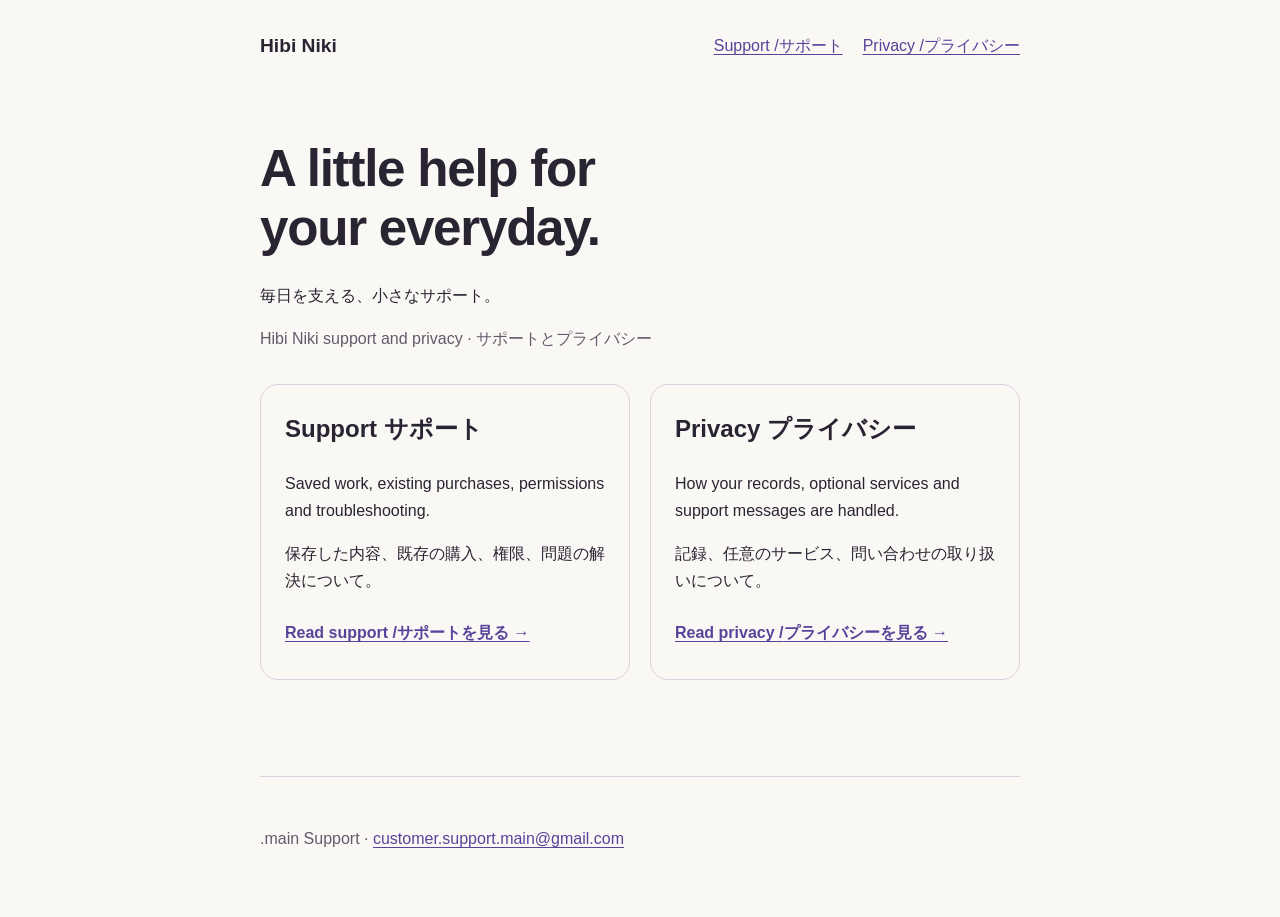
<file: docs/index.html>
<!doctype html>
<html lang="en"><head><meta charset="utf-8"><meta name="viewport" content="width=device-width,initial-scale=1"><meta name="robots" content="noindex,nofollow"><meta name="referrer" content="no-referrer"><meta http-equiv="Content-Security-Policy" content="default-src 'none'; style-src 'self'; img-src 'self'; base-uri 'none'; form-action 'none'"><title>Support &amp; privacy · Hibi Niki</title><link rel="stylesheet" href="style.css"><link rel="icon" href="favicon.svg" type="image/svg+xml"></head><body><a class="skip" href="#main">Skip to content / <span lang="ja">本文へ</span></a><header><a class="brand" href="index.html">Hibi Niki</a><nav aria-label="Main navigation"><a href="support.html">Support / <span lang="ja">サポート</span></a><a href="privacy.html">Privacy / <span lang="ja">プライバシー</span></a></nav></header><main id="main"><h1>A little help for<br>your everyday.</h1><p lang="ja">毎日を支える、小さなサポート。</p><p class="meta">Hibi Niki support and privacy · <span lang="ja">サポートとプライバシー</span></p><div class="cards"><section class="card"><h2>Support <span lang="ja">サポート</span></h2><p>Saved work, existing purchases, permissions and troubleshooting.</p><p lang="ja">保存した内容、既存の購入、権限、問題の解決について。</p><a href="support.html">Read support / <span lang="ja">サポートを見る →</span></a></section><section class="card"><h2>Privacy <span lang="ja">プライバシー</span></h2><p>How your records, optional services and support messages are handled.</p><p lang="ja">記録、任意のサービス、問い合わせの取り扱いについて。</p><a href="privacy.html">Read privacy / <span lang="ja">プライバシーを見る →</span></a></section></div></main><footer><p>.main Support · <a href="mailto:customer.support.main@gmail.com">customer.support.main@gmail.com</a></p></footer></body></html>
</file>
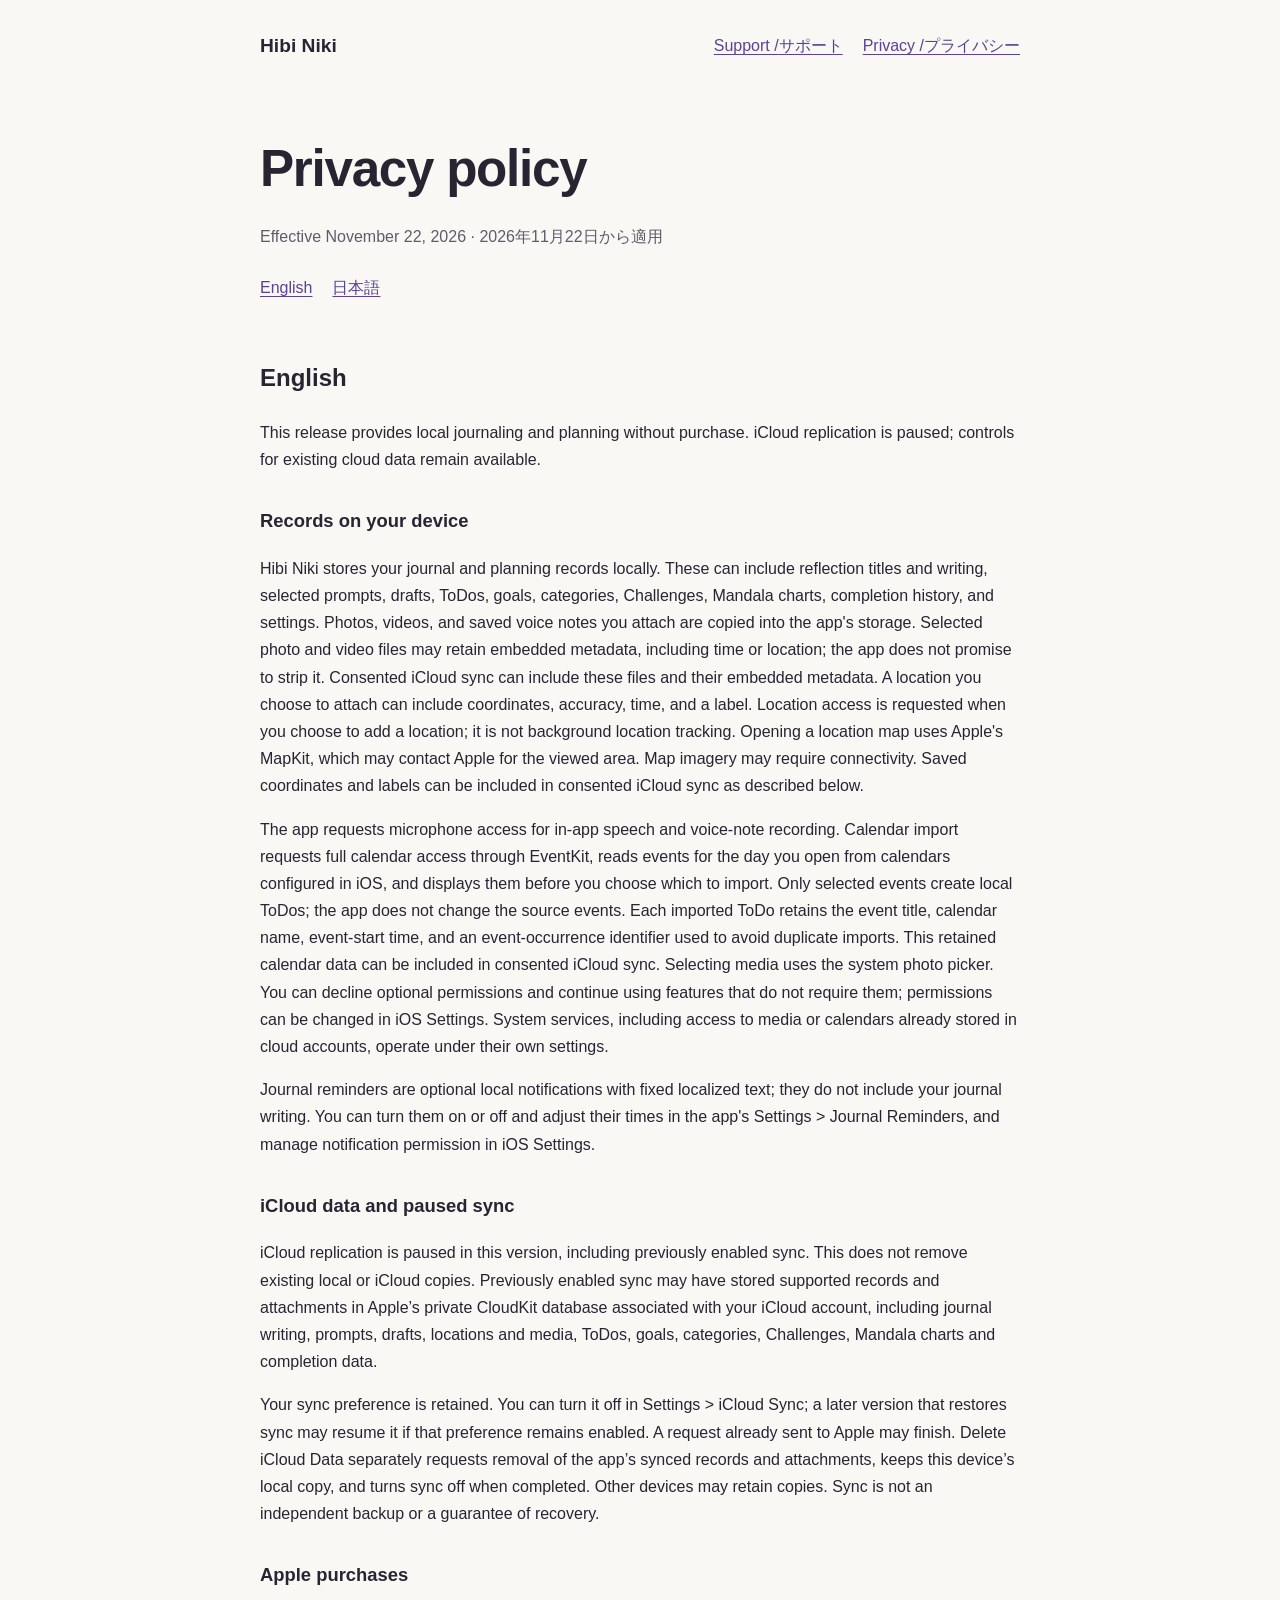
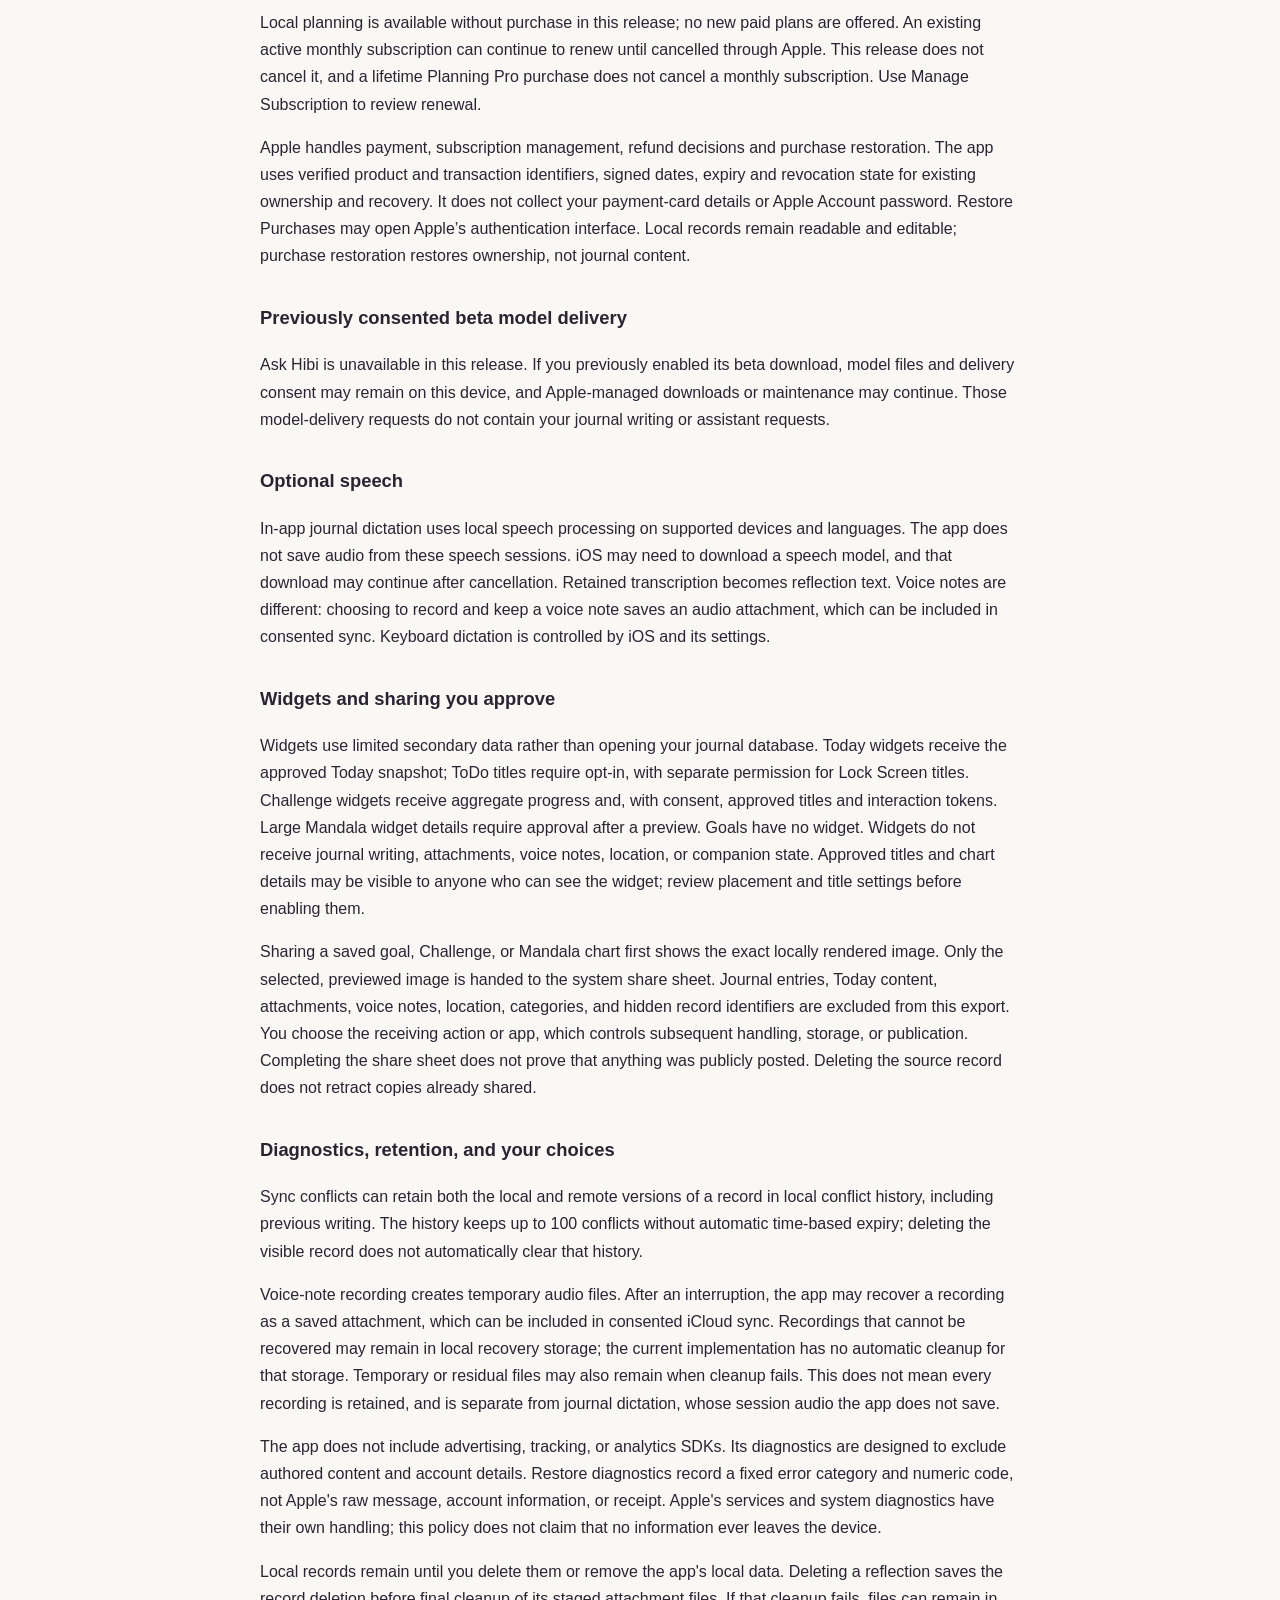
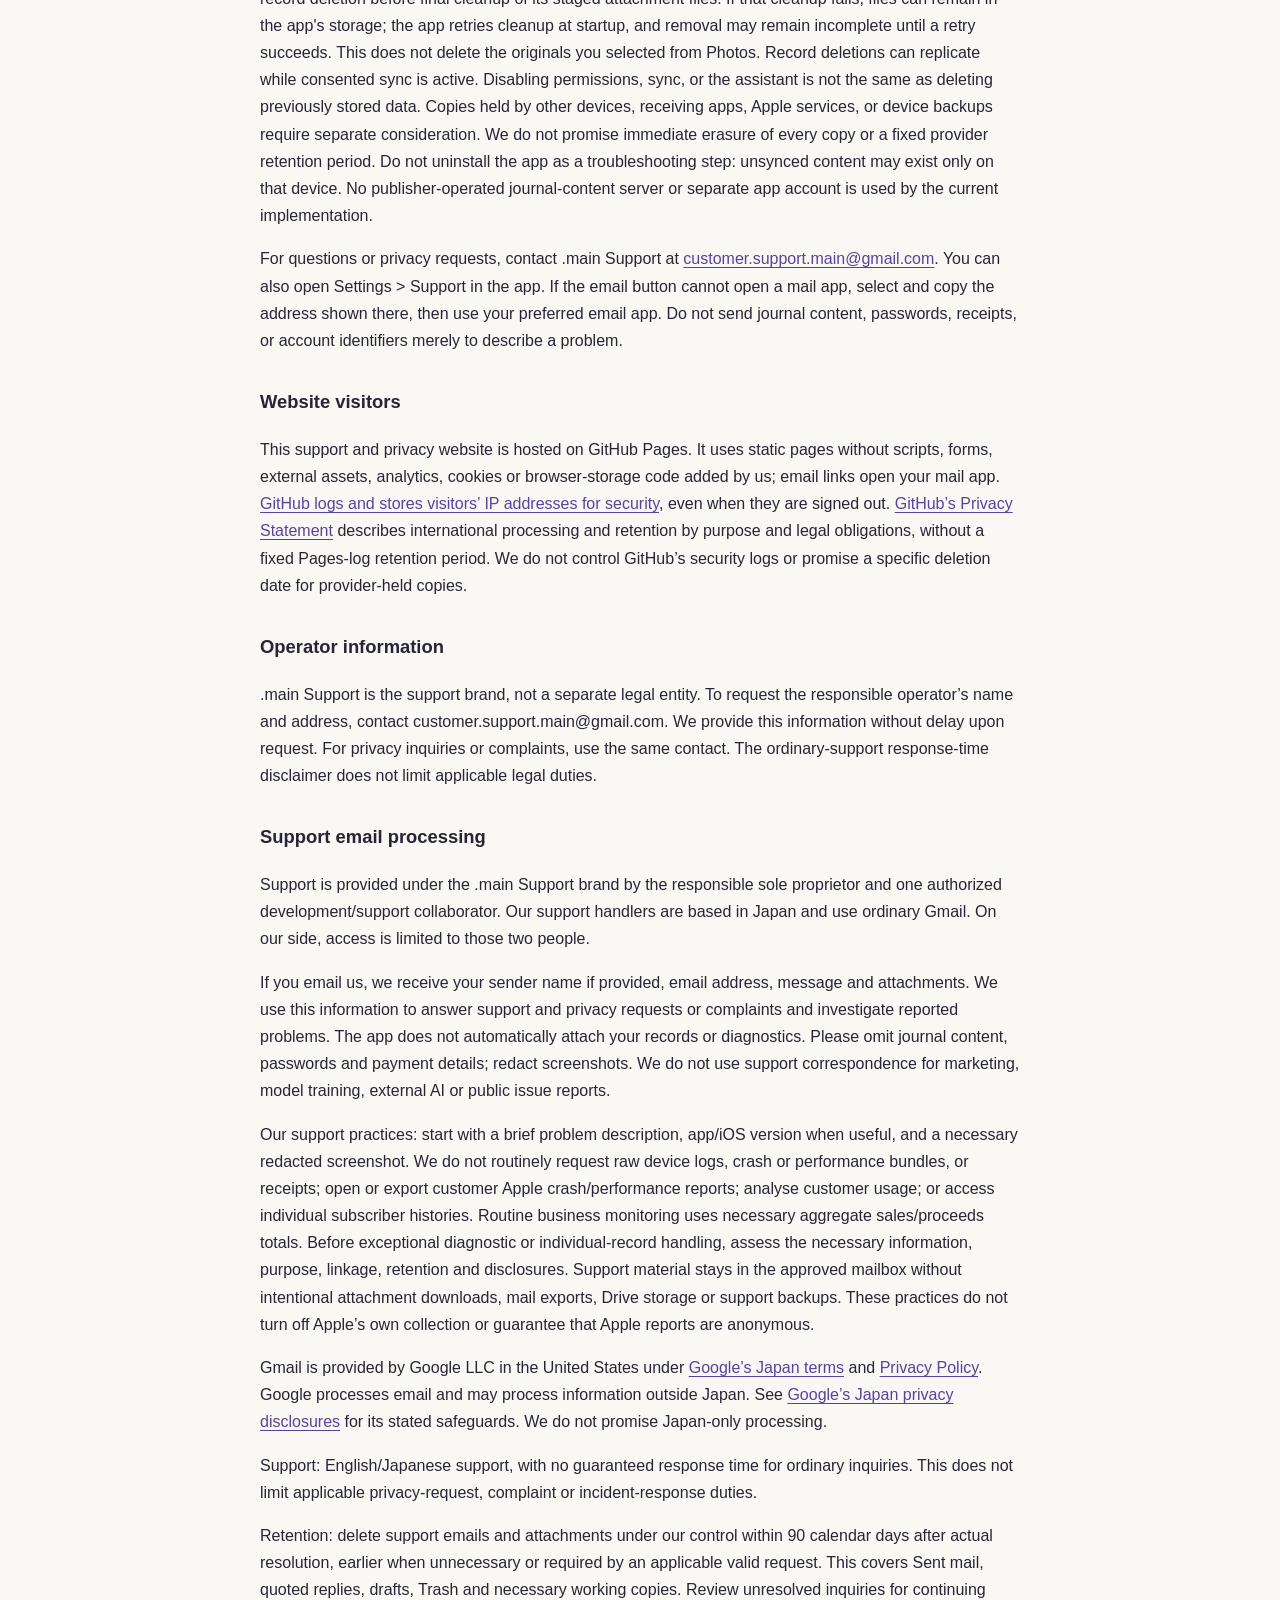
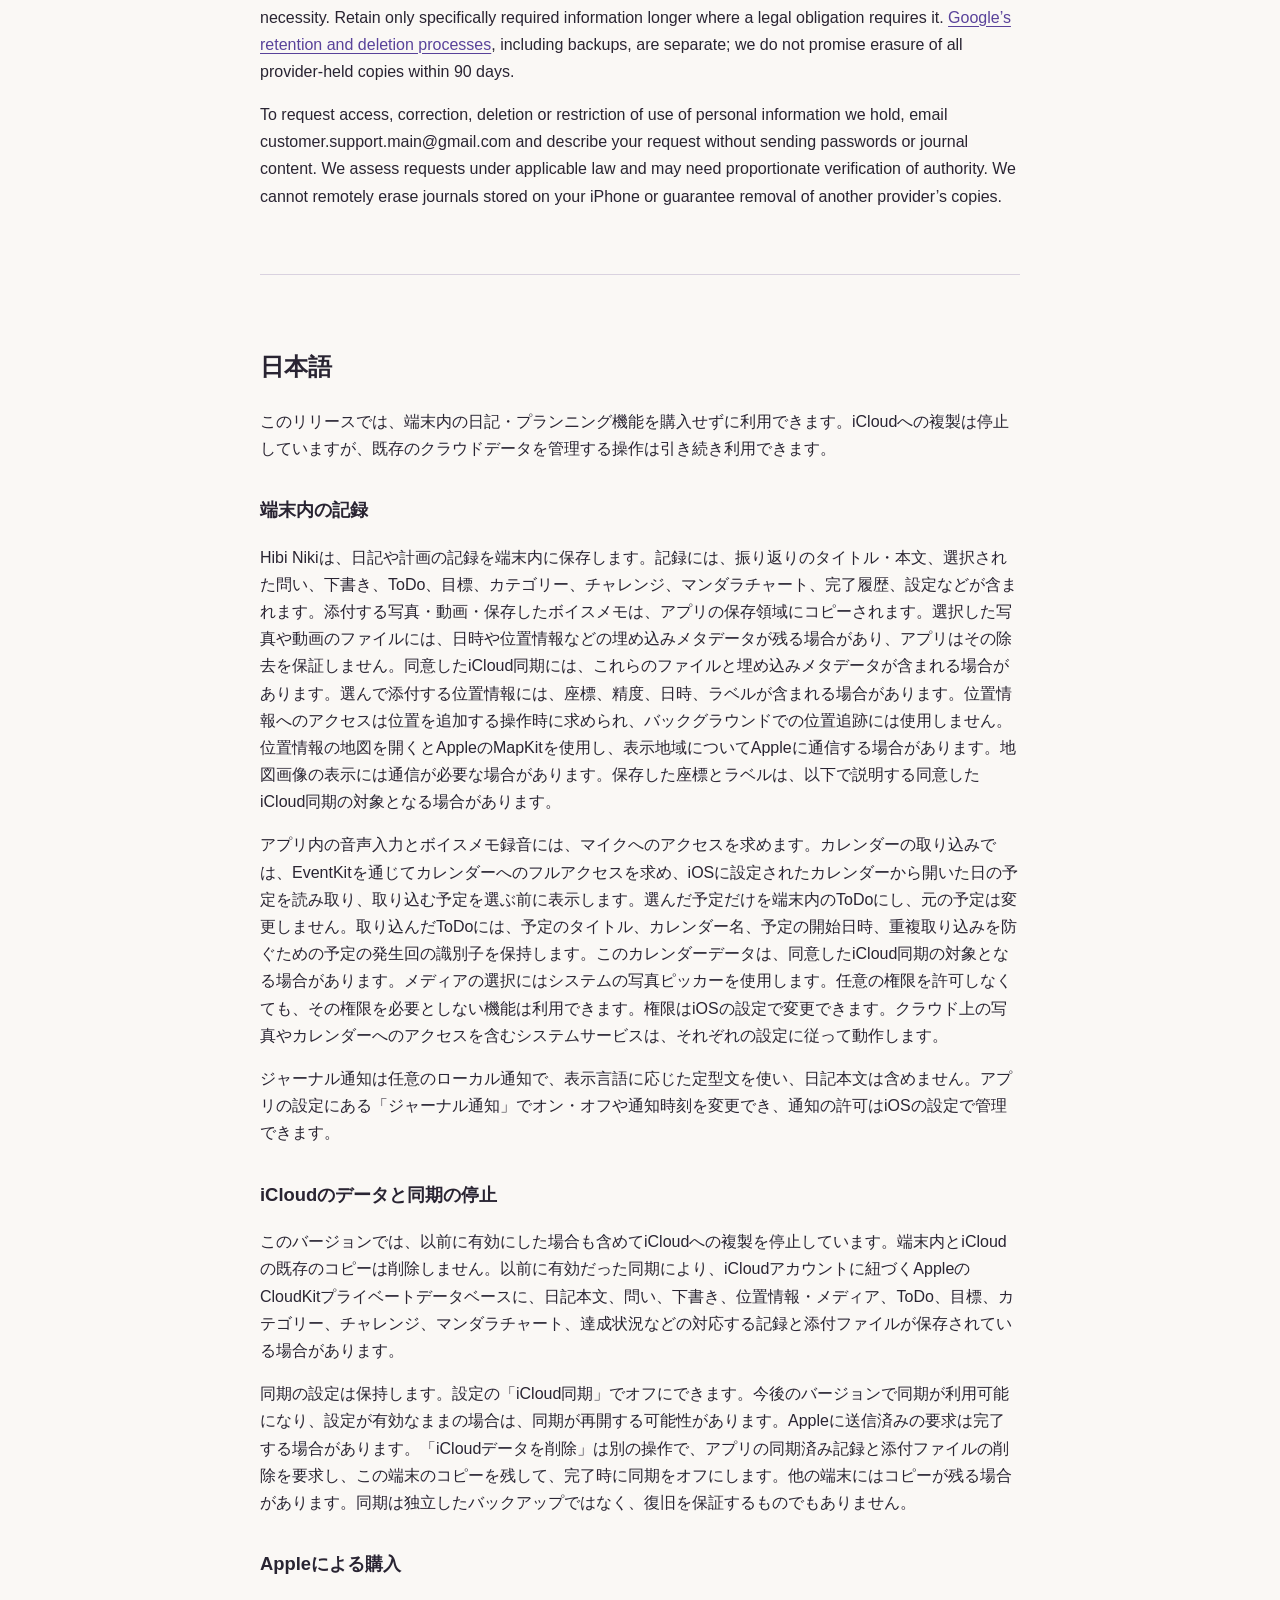
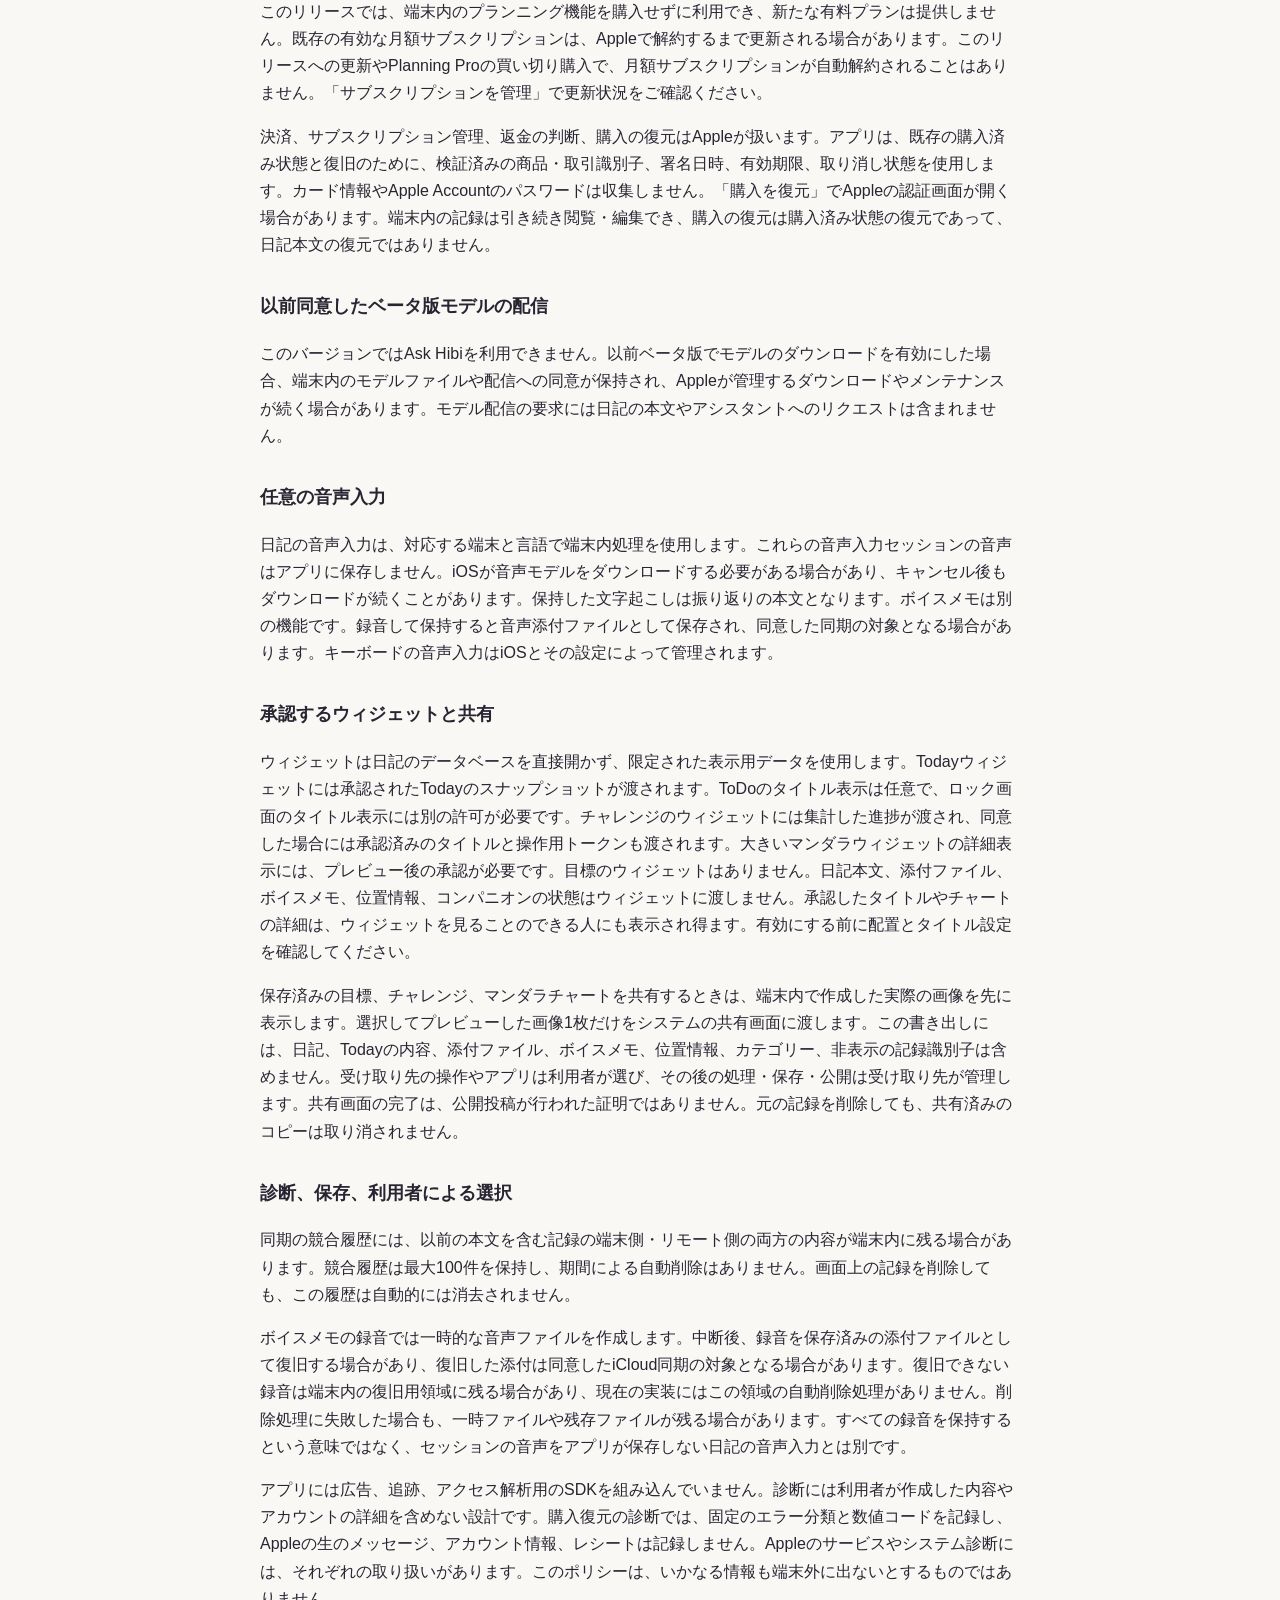
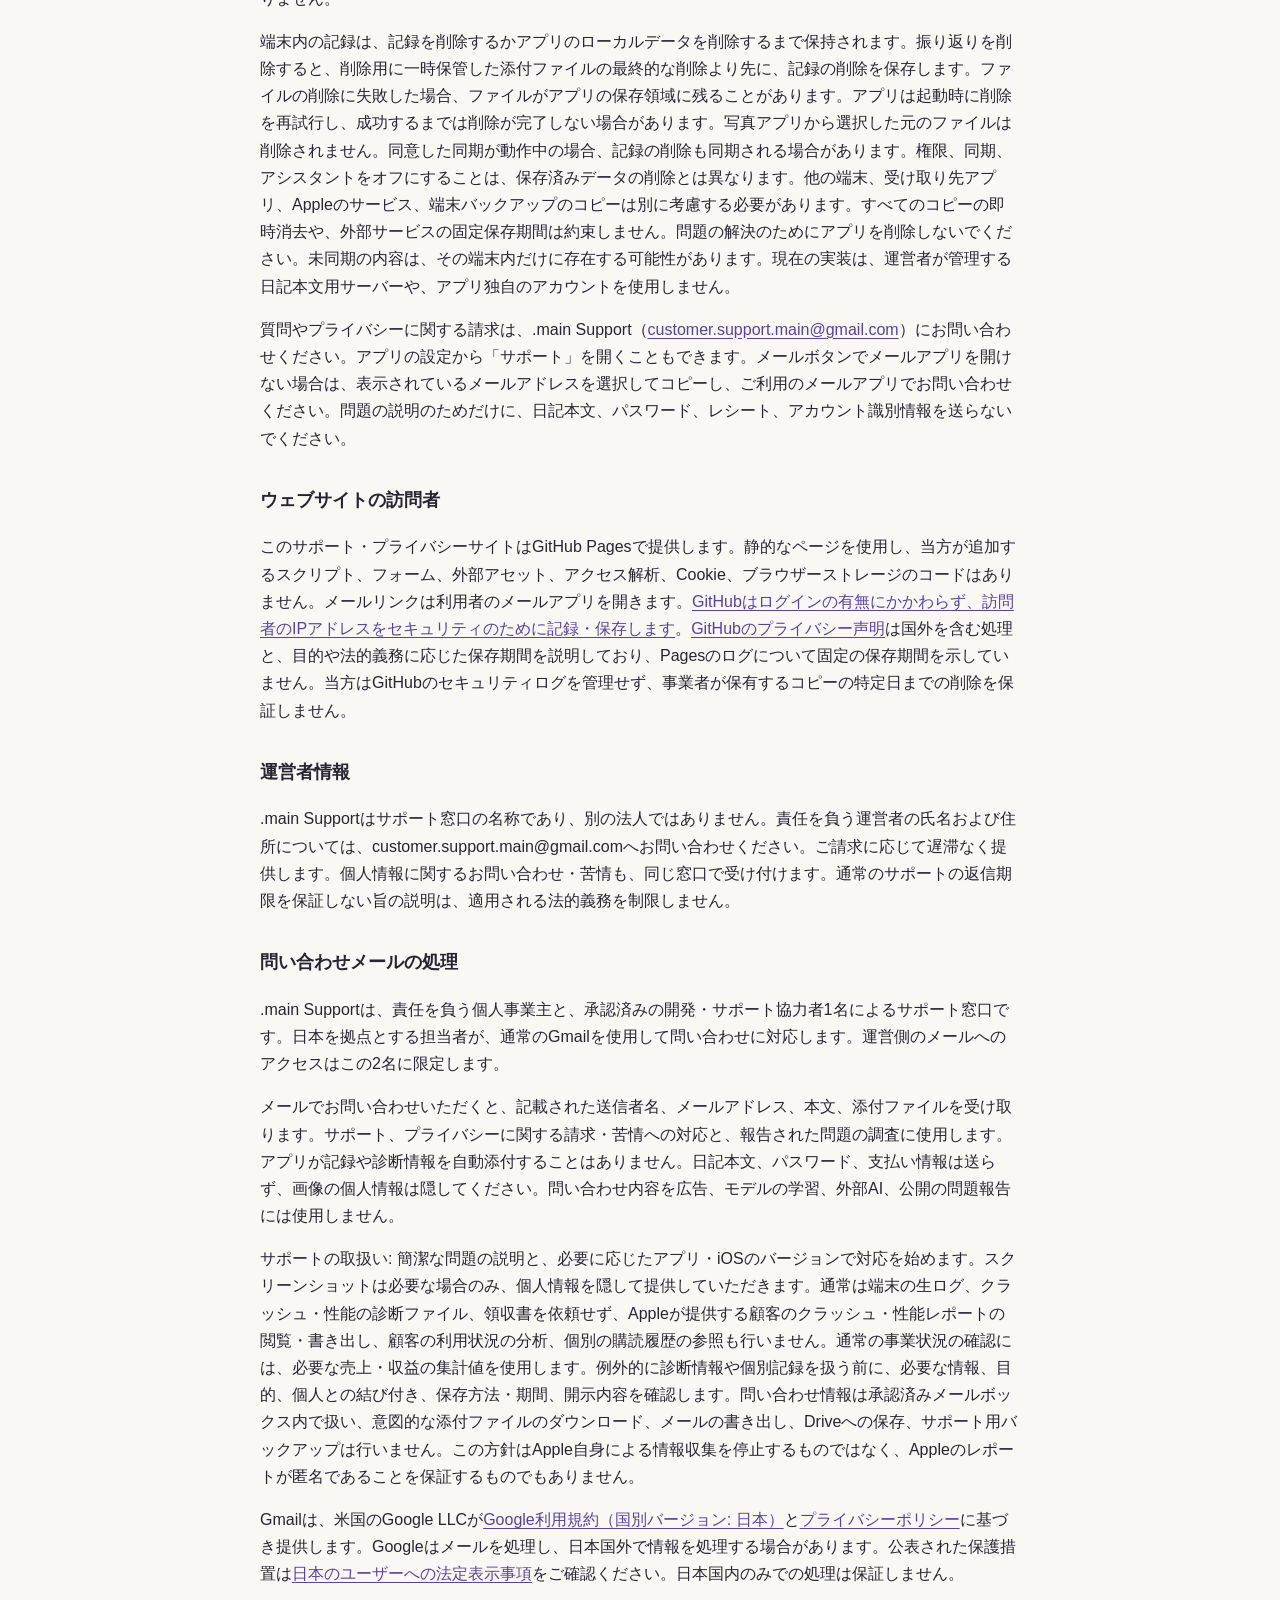
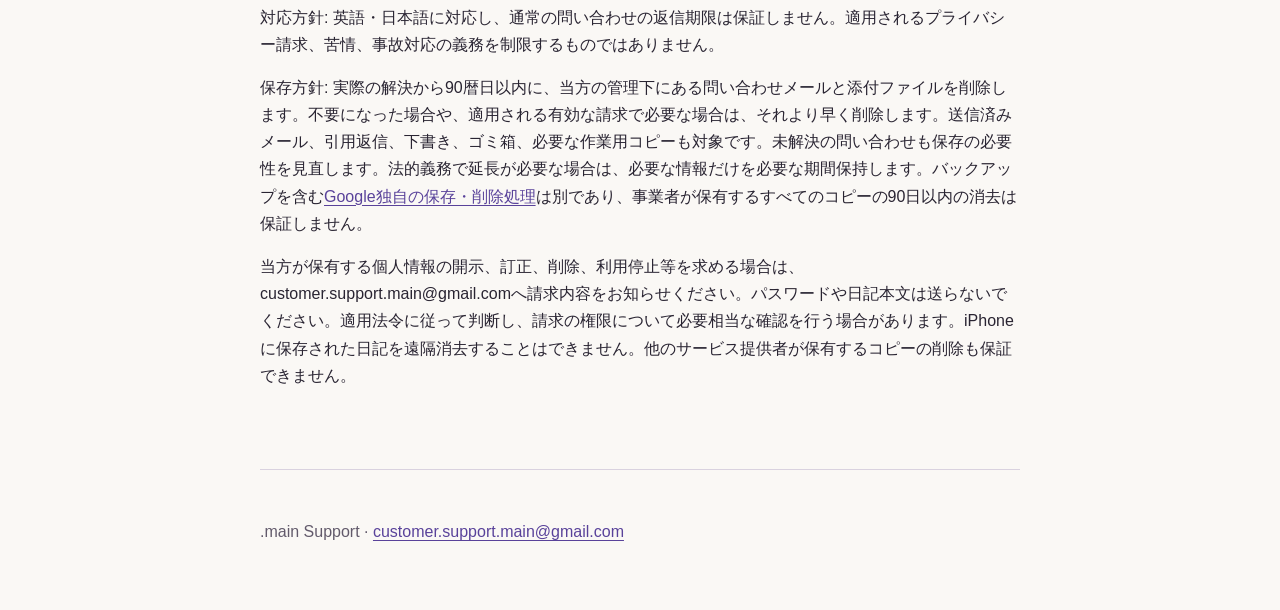
<file: docs/privacy.html>
<!doctype html>
<html lang="en"><head><meta charset="utf-8"><meta name="viewport" content="width=device-width,initial-scale=1"><meta name="robots" content="noindex,nofollow"><meta name="referrer" content="no-referrer"><meta http-equiv="Content-Security-Policy" content="default-src 'none'; style-src 'self'; img-src 'self'; base-uri 'none'; form-action 'none'"><title>Privacy policy · Hibi Niki</title><link rel="stylesheet" href="style.css"><link rel="icon" href="favicon.svg" type="image/svg+xml"></head><body><a class="skip" href="#main">Skip to content / <span lang="ja">本文へ</span></a><header><a class="brand" href="index.html">Hibi Niki</a><nav aria-label="Main navigation"><a href="support.html">Support / <span lang="ja">サポート</span></a><a href="privacy.html">Privacy / <span lang="ja">プライバシー</span></a></nav></header><main id="main"><h1>Privacy policy</h1><p class="meta">Effective November 22, 2026 · <span lang="ja">2026年11月22日から適用</span></p><nav aria-label="Page language"><a href="#english" lang="en">English</a><a href="#japanese" lang="ja">日本語</a></nav><section id="english" lang="en"><h2>English</h2><p>This release provides local journaling and planning without purchase. iCloud replication is paused; controls for existing cloud data remain available.</p><h3>Records on your device</h3><p>Hibi Niki stores your journal and planning records locally. These can include reflection titles and writing, selected prompts, drafts, ToDos, goals, categories, Challenges, Mandala charts, completion history, and settings. Photos, videos, and saved voice notes you attach are copied into the app's storage. Selected photo and video files may retain embedded metadata, including time or location; the app does not promise to strip it. Consented iCloud sync can include these files and their embedded metadata. A location you choose to attach can include coordinates, accuracy, time, and a label. Location access is requested when you choose to add a location; it is not background location tracking. Opening a location map uses Apple's MapKit, which may contact Apple for the viewed area. Map imagery may require connectivity. Saved coordinates and labels can be included in consented iCloud sync as described below.</p><p>The app requests microphone access for in-app speech and voice-note recording. Calendar import requests full calendar access through EventKit, reads events for the day you open from calendars configured in iOS, and displays them before you choose which to import. Only selected events create local ToDos; the app does not change the source events. Each imported ToDo retains the event title, calendar name, event-start time, and an event-occurrence identifier used to avoid duplicate imports. This retained calendar data can be included in consented iCloud sync. Selecting media uses the system photo picker. You can decline optional permissions and continue using features that do not require them; permissions can be changed in iOS Settings. System services, including access to media or calendars already stored in cloud accounts, operate under their own settings.</p><p>Journal reminders are optional local notifications with fixed localized text; they do not include your journal writing. You can turn them on or off and adjust their times in the app's Settings &gt; Journal Reminders, and manage notification permission in iOS Settings.</p><h3>iCloud data and paused sync</h3><p>iCloud replication is paused in this version, including previously enabled sync. This does not remove existing local or iCloud copies. Previously enabled sync may have stored supported records and attachments in Apple’s private CloudKit database associated with your iCloud account, including journal writing, prompts, drafts, locations and media, ToDos, goals, categories, Challenges, Mandala charts and completion data.</p><p>Your sync preference is retained. You can turn it off in Settings &gt; iCloud Sync; a later version that restores sync may resume it if that preference remains enabled. A request already sent to Apple may finish. Delete iCloud Data separately requests removal of the app’s synced records and attachments, keeps this device’s local copy, and turns sync off when completed. Other devices may retain copies. Sync is not an independent backup or a guarantee of recovery.</p><h3>Apple purchases</h3><p>Local planning is available without purchase in this release; no new paid plans are offered. An existing active monthly subscription can continue to renew until cancelled through Apple. This release does not cancel it, and a lifetime Planning Pro purchase does not cancel a monthly subscription. Use Manage Subscription to review renewal.</p><p>Apple handles payment, subscription management, refund decisions and purchase restoration. The app uses verified product and transaction identifiers, signed dates, expiry and revocation state for existing ownership and recovery. It does not collect your payment-card details or Apple Account password. Restore Purchases may open Apple’s authentication interface. Local records remain readable and editable; purchase restoration restores ownership, not journal content.</p><h3>Previously consented beta model delivery</h3><p>Ask Hibi is unavailable in this release. If you previously enabled its beta download, model files and delivery consent may remain on this device, and Apple-managed downloads or maintenance may continue. Those model-delivery requests do not contain your journal writing or assistant requests.</p><h3>Optional speech</h3><p>In-app journal dictation uses local speech processing on supported devices and languages. The app does not save audio from these speech sessions. iOS may need to download a speech model, and that download may continue after cancellation. Retained transcription becomes reflection text. Voice notes are different: choosing to record and keep a voice note saves an audio attachment, which can be included in consented sync. Keyboard dictation is controlled by iOS and its settings.</p><h3>Widgets and sharing you approve</h3><p>Widgets use limited secondary data rather than opening your journal database. Today widgets receive the approved Today snapshot; ToDo titles require opt-in, with separate permission for Lock Screen titles. Challenge widgets receive aggregate progress and, with consent, approved titles and interaction tokens. Large Mandala widget details require approval after a preview. Goals have no widget. Widgets do not receive journal writing, attachments, voice notes, location, or companion state. Approved titles and chart details may be visible to anyone who can see the widget; review placement and title settings before enabling them.</p><p>Sharing a saved goal, Challenge, or Mandala chart first shows the exact locally rendered image. Only the selected, previewed image is handed to the system share sheet. Journal entries, Today content, attachments, voice notes, location, categories, and hidden record identifiers are excluded from this export. You choose the receiving action or app, which controls subsequent handling, storage, or publication. Completing the share sheet does not prove that anything was publicly posted. Deleting the source record does not retract copies already shared.</p><h3>Diagnostics, retention, and your choices</h3><p>Sync conflicts can retain both the local and remote versions of a record in local conflict history, including previous writing. The history keeps up to 100 conflicts without automatic time-based expiry; deleting the visible record does not automatically clear that history.</p><p>Voice-note recording creates temporary audio files. After an interruption, the app may recover a recording as a saved attachment, which can be included in consented iCloud sync. Recordings that cannot be recovered may remain in local recovery storage; the current implementation has no automatic cleanup for that storage. Temporary or residual files may also remain when cleanup fails. This does not mean every recording is retained, and is separate from journal dictation, whose session audio the app does not save.</p><p>The app does not include advertising, tracking, or analytics SDKs. Its diagnostics are designed to exclude authored content and account details. Restore diagnostics record a fixed error category and numeric code, not Apple's raw message, account information, or receipt. Apple's services and system diagnostics have their own handling; this policy does not claim that no information ever leaves the device.</p><p>Local records remain until you delete them or remove the app's local data. Deleting a reflection saves the record deletion before final cleanup of its staged attachment files. If that cleanup fails, files can remain in the app's storage; the app retries cleanup at startup, and removal may remain incomplete until a retry succeeds. This does not delete the originals you selected from Photos. Record deletions can replicate while consented sync is active. Disabling permissions, sync, or the assistant is not the same as deleting previously stored data. Copies held by other devices, receiving apps, Apple services, or device backups require separate consideration. We do not promise immediate erasure of every copy or a fixed provider retention period. Do not uninstall the app as a troubleshooting step: unsynced content may exist only on that device. No publisher-operated journal-content server or separate app account is used by the current implementation.</p><p>For questions or privacy requests, contact .main Support at <a href="mailto:customer.support.main@gmail.com">customer.support.main@gmail.com</a>. You can also open Settings &gt; Support in the app. If the email button cannot open a mail app, select and copy the address shown there, then use your preferred email app. Do not send journal content, passwords, receipts, or account identifiers merely to describe a problem.</p><h3>Website visitors</h3><p>This support and privacy website is hosted on GitHub Pages. It uses static pages without scripts, forms, external assets, analytics, cookies or browser-storage code added by us; email links open your mail app. <a href="https://docs.github.com/en/pages/getting-started-with-github-pages/what-is-github-pages">GitHub logs and stores visitors’ IP addresses for security</a>, even when they are signed out. <a href="https://docs.github.com/en/site-policy/privacy-policies/github-general-privacy-statement">GitHub’s Privacy Statement</a> describes international processing and retention by purpose and legal obligations, without a fixed Pages-log retention period. We do not control GitHub’s security logs or promise a specific deletion date for provider-held copies.</p><h3>Operator information</h3><p>.main Support is the support brand, not a separate legal entity. To request the responsible operator’s name and address, contact customer.support.main@gmail.com. We provide this information without delay upon request. For privacy inquiries or complaints, use the same contact. The ordinary-support response-time disclaimer does not limit applicable legal duties.</p><h3>Support email processing</h3><p>Support is provided under the .main Support brand by the responsible sole proprietor and one authorized development/support collaborator. Our support handlers are based in Japan and use ordinary Gmail. On our side, access is limited to those two people.</p><p>If you email us, we receive your sender name if provided, email address, message and attachments. We use this information to answer support and privacy requests or complaints and investigate reported problems. The app does not automatically attach your records or diagnostics. Please omit journal content, passwords and payment details; redact screenshots. We do not use support correspondence for marketing, model training, external AI or public issue reports.</p><p>Our support practices: start with a brief problem description, app/iOS version when useful, and a necessary redacted screenshot. We do not routinely request raw device logs, crash or performance bundles, or receipts; open or export customer Apple crash/performance reports; analyse customer usage; or access individual subscriber histories. Routine business monitoring uses necessary aggregate sales/proceeds totals. Before exceptional diagnostic or individual-record handling, assess the necessary information, purpose, linkage, retention and disclosures. Support material stays in the approved mailbox without intentional attachment downloads, mail exports, Drive storage or support backups. These practices do not turn off Apple’s own collection or guarantee that Apple reports are anonymous.</p><p>Gmail is provided by Google LLC in the United States under <a href="https://policies.google.com/terms?hl=ja&amp;gl=jp">Google’s Japan terms</a> and <a href="https://policies.google.com/privacy?hl=en">Privacy Policy</a>. Google processes email and may process information outside Japan. See <a href="https://policies.google.com/privacy/additional?hl=ja&amp;gl=jp">Google’s Japan privacy disclosures</a> for its stated safeguards. We do not promise Japan-only processing.</p><p>Support: English/Japanese support, with no guaranteed response time for ordinary inquiries. This does not limit applicable privacy-request, complaint or incident-response duties.</p><p>Retention: delete support emails and attachments under our control within 90 calendar days after actual resolution, earlier when unnecessary or required by an applicable valid request. This covers Sent mail, quoted replies, drafts, Trash and necessary working copies. Review unresolved inquiries for continuing necessity. Retain only specifically required information longer where a legal obligation requires it. <a href="https://policies.google.com/technologies/retention?hl=en">Google’s retention and deletion processes</a>, including backups, are separate; we do not promise erasure of all provider-held copies within 90 days.</p><p>To request access, correction, deletion or restriction of use of personal information we hold, email customer.support.main@gmail.com and describe your request without sending passwords or journal content. We assess requests under applicable law and may need proportionate verification of authority. We cannot remotely erase journals stored on your iPhone or guarantee removal of another provider’s copies.</p></section><section id="japanese" lang="ja"><h2>日本語</h2><p>このリリースでは、端末内の日記・プランニング機能を購入せずに利用できます。iCloudへの複製は停止していますが、既存のクラウドデータを管理する操作は引き続き利用できます。</p><h3>端末内の記録</h3><p>Hibi Nikiは、日記や計画の記録を端末内に保存します。記録には、振り返りのタイトル・本文、選択された問い、下書き、ToDo、目標、カテゴリー、チャレンジ、マンダラチャート、完了履歴、設定などが含まれます。添付する写真・動画・保存したボイスメモは、アプリの保存領域にコピーされます。選択した写真や動画のファイルには、日時や位置情報などの埋め込みメタデータが残る場合があり、アプリはその除去を保証しません。同意したiCloud同期には、これらのファイルと埋め込みメタデータが含まれる場合があります。選んで添付する位置情報には、座標、精度、日時、ラベルが含まれる場合があります。位置情報へのアクセスは位置を追加する操作時に求められ、バックグラウンドでの位置追跡には使用しません。位置情報の地図を開くとAppleのMapKitを使用し、表示地域についてAppleに通信する場合があります。地図画像の表示には通信が必要な場合があります。保存した座標とラベルは、以下で説明する同意したiCloud同期の対象となる場合があります。</p><p>アプリ内の音声入力とボイスメモ録音には、マイクへのアクセスを求めます。カレンダーの取り込みでは、EventKitを通じてカレンダーへのフルアクセスを求め、iOSに設定されたカレンダーから開いた日の予定を読み取り、取り込む予定を選ぶ前に表示します。選んだ予定だけを端末内のToDoにし、元の予定は変更しません。取り込んだToDoには、予定のタイトル、カレンダー名、予定の開始日時、重複取り込みを防ぐための予定の発生回の識別子を保持します。このカレンダーデータは、同意したiCloud同期の対象となる場合があります。メディアの選択にはシステムの写真ピッカーを使用します。任意の権限を許可しなくても、その権限を必要としない機能は利用できます。権限はiOSの設定で変更できます。クラウド上の写真やカレンダーへのアクセスを含むシステムサービスは、それぞれの設定に従って動作します。</p><p>ジャーナル通知は任意のローカル通知で、表示言語に応じた定型文を使い、日記本文は含めません。アプリの設定にある「ジャーナル通知」でオン・オフや通知時刻を変更でき、通知の許可はiOSの設定で管理できます。</p><h3>iCloudのデータと同期の停止</h3><p>このバージョンでは、以前に有効にした場合も含めてiCloudへの複製を停止しています。端末内とiCloudの既存のコピーは削除しません。以前に有効だった同期により、iCloudアカウントに紐づくAppleのCloudKitプライベートデータベースに、日記本文、問い、下書き、位置情報・メディア、ToDo、目標、カテゴリー、チャレンジ、マンダラチャート、達成状況などの対応する記録と添付ファイルが保存されている場合があります。</p><p>同期の設定は保持します。設定の「iCloud同期」でオフにできます。今後のバージョンで同期が利用可能になり、設定が有効なままの場合は、同期が再開する可能性があります。Appleに送信済みの要求は完了する場合があります。「iCloudデータを削除」は別の操作で、アプリの同期済み記録と添付ファイルの削除を要求し、この端末のコピーを残して、完了時に同期をオフにします。他の端末にはコピーが残る場合があります。同期は独立したバックアップではなく、復旧を保証するものでもありません。</p><h3>Appleによる購入</h3><p>このリリースでは、端末内のプランニング機能を購入せずに利用でき、新たな有料プランは提供しません。既存の有効な月額サブスクリプションは、Appleで解約するまで更新される場合があります。このリリースへの更新やPlanning Proの買い切り購入で、月額サブスクリプションが自動解約されることはありません。「サブスクリプションを管理」で更新状況をご確認ください。</p><p>決済、サブスクリプション管理、返金の判断、購入の復元はAppleが扱います。アプリは、既存の購入済み状態と復旧のために、検証済みの商品・取引識別子、署名日時、有効期限、取り消し状態を使用します。カード情報やApple Accountのパスワードは収集しません。「購入を復元」でAppleの認証画面が開く場合があります。端末内の記録は引き続き閲覧・編集でき、購入の復元は購入済み状態の復元であって、日記本文の復元ではありません。</p><h3>以前同意したベータ版モデルの配信</h3><p>このバージョンではAsk Hibiを利用できません。以前ベータ版でモデルのダウンロードを有効にした場合、端末内のモデルファイルや配信への同意が保持され、Appleが管理するダウンロードやメンテナンスが続く場合があります。モデル配信の要求には日記の本文やアシスタントへのリクエストは含まれません。</p><h3>任意の音声入力</h3><p>日記の音声入力は、対応する端末と言語で端末内処理を使用します。これらの音声入力セッションの音声はアプリに保存しません。iOSが音声モデルをダウンロードする必要がある場合があり、キャンセル後もダウンロードが続くことがあります。保持した文字起こしは振り返りの本文となります。ボイスメモは別の機能です。録音して保持すると音声添付ファイルとして保存され、同意した同期の対象となる場合があります。キーボードの音声入力はiOSとその設定によって管理されます。</p><h3>承認するウィジェットと共有</h3><p>ウィジェットは日記のデータベースを直接開かず、限定された表示用データを使用します。Todayウィジェットには承認されたTodayのスナップショットが渡されます。ToDoのタイトル表示は任意で、ロック画面のタイトル表示には別の許可が必要です。チャレンジのウィジェットには集計した進捗が渡され、同意した場合には承認済みのタイトルと操作用トークンも渡されます。大きいマンダラウィジェットの詳細表示には、プレビュー後の承認が必要です。目標のウィジェットはありません。日記本文、添付ファイル、ボイスメモ、位置情報、コンパニオンの状態はウィジェットに渡しません。承認したタイトルやチャートの詳細は、ウィジェットを見ることのできる人にも表示され得ます。有効にする前に配置とタイトル設定を確認してください。</p><p>保存済みの目標、チャレンジ、マンダラチャートを共有するときは、端末内で作成した実際の画像を先に表示します。選択してプレビューした画像1枚だけをシステムの共有画面に渡します。この書き出しには、日記、Todayの内容、添付ファイル、ボイスメモ、位置情報、カテゴリー、非表示の記録識別子は含めません。受け取り先の操作やアプリは利用者が選び、その後の処理・保存・公開は受け取り先が管理します。共有画面の完了は、公開投稿が行われた証明ではありません。元の記録を削除しても、共有済みのコピーは取り消されません。</p><h3>診断、保存、利用者による選択</h3><p>同期の競合履歴には、以前の本文を含む記録の端末側・リモート側の両方の内容が端末内に残る場合があります。競合履歴は最大100件を保持し、期間による自動削除はありません。画面上の記録を削除しても、この履歴は自動的には消去されません。</p><p>ボイスメモの録音では一時的な音声ファイルを作成します。中断後、録音を保存済みの添付ファイルとして復旧する場合があり、復旧した添付は同意したiCloud同期の対象となる場合があります。復旧できない録音は端末内の復旧用領域に残る場合があり、現在の実装にはこの領域の自動削除処理がありません。削除処理に失敗した場合も、一時ファイルや残存ファイルが残る場合があります。すべての録音を保持するという意味ではなく、セッションの音声をアプリが保存しない日記の音声入力とは別です。</p><p>アプリには広告、追跡、アクセス解析用のSDKを組み込んでいません。診断には利用者が作成した内容やアカウントの詳細を含めない設計です。購入復元の診断では、固定のエラー分類と数値コードを記録し、Appleの生のメッセージ、アカウント情報、レシートは記録しません。Appleのサービスやシステム診断には、それぞれの取り扱いがあります。このポリシーは、いかなる情報も端末外に出ないとするものではありません。</p><p>端末内の記録は、記録を削除するかアプリのローカルデータを削除するまで保持されます。振り返りを削除すると、削除用に一時保管した添付ファイルの最終的な削除より先に、記録の削除を保存します。ファイルの削除に失敗した場合、ファイルがアプリの保存領域に残ることがあります。アプリは起動時に削除を再試行し、成功するまでは削除が完了しない場合があります。写真アプリから選択した元のファイルは削除されません。同意した同期が動作中の場合、記録の削除も同期される場合があります。権限、同期、アシスタントをオフにすることは、保存済みデータの削除とは異なります。他の端末、受け取り先アプリ、Appleのサービス、端末バックアップのコピーは別に考慮する必要があります。すべてのコピーの即時消去や、外部サービスの固定保存期間は約束しません。問題の解決のためにアプリを削除しないでください。未同期の内容は、その端末内だけに存在する可能性があります。現在の実装は、運営者が管理する日記本文用サーバーや、アプリ独自のアカウントを使用しません。</p><p>質問やプライバシーに関する請求は、.main Support（<a href="mailto:customer.support.main@gmail.com">customer.support.main@gmail.com</a>）にお問い合わせください。アプリの設定から「サポート」を開くこともできます。メールボタンでメールアプリを開けない場合は、表示されているメールアドレスを選択してコピーし、ご利用のメールアプリでお問い合わせください。問題の説明のためだけに、日記本文、パスワード、レシート、アカウント識別情報を送らないでください。</p><h3>ウェブサイトの訪問者</h3><p>このサポート・プライバシーサイトはGitHub Pagesで提供します。静的なページを使用し、当方が追加するスクリプト、フォーム、外部アセット、アクセス解析、Cookie、ブラウザーストレージのコードはありません。メールリンクは利用者のメールアプリを開きます。<a href="https://docs.github.com/en/pages/getting-started-with-github-pages/what-is-github-pages">GitHubはログインの有無にかかわらず、訪問者のIPアドレスをセキュリティのために記録・保存します</a>。<a href="https://docs.github.com/en/site-policy/privacy-policies/github-general-privacy-statement">GitHubのプライバシー声明</a>は国外を含む処理と、目的や法的義務に応じた保存期間を説明しており、Pagesのログについて固定の保存期間を示していません。当方はGitHubのセキュリティログを管理せず、事業者が保有するコピーの特定日までの削除を保証しません。</p><h3>運営者情報</h3><p>.main Supportはサポート窓口の名称であり、別の法人ではありません。責任を負う運営者の氏名および住所については、customer.support.main@gmail.comへお問い合わせください。ご請求に応じて遅滞なく提供します。個人情報に関するお問い合わせ・苦情も、同じ窓口で受け付けます。通常のサポートの返信期限を保証しない旨の説明は、適用される法的義務を制限しません。</p><h3>問い合わせメールの処理</h3><p>.main Supportは、責任を負う個人事業主と、承認済みの開発・サポート協力者1名によるサポート窓口です。日本を拠点とする担当者が、通常のGmailを使用して問い合わせに対応します。運営側のメールへのアクセスはこの2名に限定します。</p><p>メールでお問い合わせいただくと、記載された送信者名、メールアドレス、本文、添付ファイルを受け取ります。サポート、プライバシーに関する請求・苦情への対応と、報告された問題の調査に使用します。アプリが記録や診断情報を自動添付することはありません。日記本文、パスワード、支払い情報は送らず、画像の個人情報は隠してください。問い合わせ内容を広告、モデルの学習、外部AI、公開の問題報告には使用しません。</p><p>サポートの取扱い: 簡潔な問題の説明と、必要に応じたアプリ・iOSのバージョンで対応を始めます。スクリーンショットは必要な場合のみ、個人情報を隠して提供していただきます。通常は端末の生ログ、クラッシュ・性能の診断ファイル、領収書を依頼せず、Appleが提供する顧客のクラッシュ・性能レポートの閲覧・書き出し、顧客の利用状況の分析、個別の購読履歴の参照も行いません。通常の事業状況の確認には、必要な売上・収益の集計値を使用します。例外的に診断情報や個別記録を扱う前に、必要な情報、目的、個人との結び付き、保存方法・期間、開示内容を確認します。問い合わせ情報は承認済みメールボックス内で扱い、意図的な添付ファイルのダウンロード、メールの書き出し、Driveへの保存、サポート用バックアップは行いません。この方針はApple自身による情報収集を停止するものではなく、Appleのレポートが匿名であることを保証するものでもありません。</p><p>Gmailは、米国のGoogle LLCが<a href="https://policies.google.com/terms?hl=ja&amp;gl=jp">Google利用規約（国別バージョン: 日本）</a>と<a href="https://policies.google.com/privacy?hl=en">プライバシーポリシー</a>に基づき提供します。Googleはメールを処理し、日本国外で情報を処理する場合があります。公表された保護措置は<a href="https://policies.google.com/privacy/additional?hl=ja&amp;gl=jp">日本のユーザーへの法定表示事項</a>をご確認ください。日本国内のみでの処理は保証しません。</p><p>対応方針: 英語・日本語に対応し、通常の問い合わせの返信期限は保証しません。適用されるプライバシー請求、苦情、事故対応の義務を制限するものではありません。</p><p>保存方針: 実際の解決から90暦日以内に、当方の管理下にある問い合わせメールと添付ファイルを削除します。不要になった場合や、適用される有効な請求で必要な場合は、それより早く削除します。送信済みメール、引用返信、下書き、ゴミ箱、必要な作業用コピーも対象です。未解決の問い合わせも保存の必要性を見直します。法的義務で延長が必要な場合は、必要な情報だけを必要な期間保持します。バックアップを含む<a href="https://policies.google.com/technologies/retention?hl=ja">Google独自の保存・削除処理</a>は別であり、事業者が保有するすべてのコピーの90日以内の消去は保証しません。</p><p>当方が保有する個人情報の開示、訂正、削除、利用停止等を求める場合は、customer.support.main@gmail.comへ請求内容をお知らせください。パスワードや日記本文は送らないでください。適用法令に従って判断し、請求の権限について必要相当な確認を行う場合があります。iPhoneに保存された日記を遠隔消去することはできません。他のサービス提供者が保有するコピーの削除も保証できません。</p></section></main><footer><p>.main Support · <a href="mailto:customer.support.main@gmail.com">customer.support.main@gmail.com</a></p></footer></body></html>
</file>
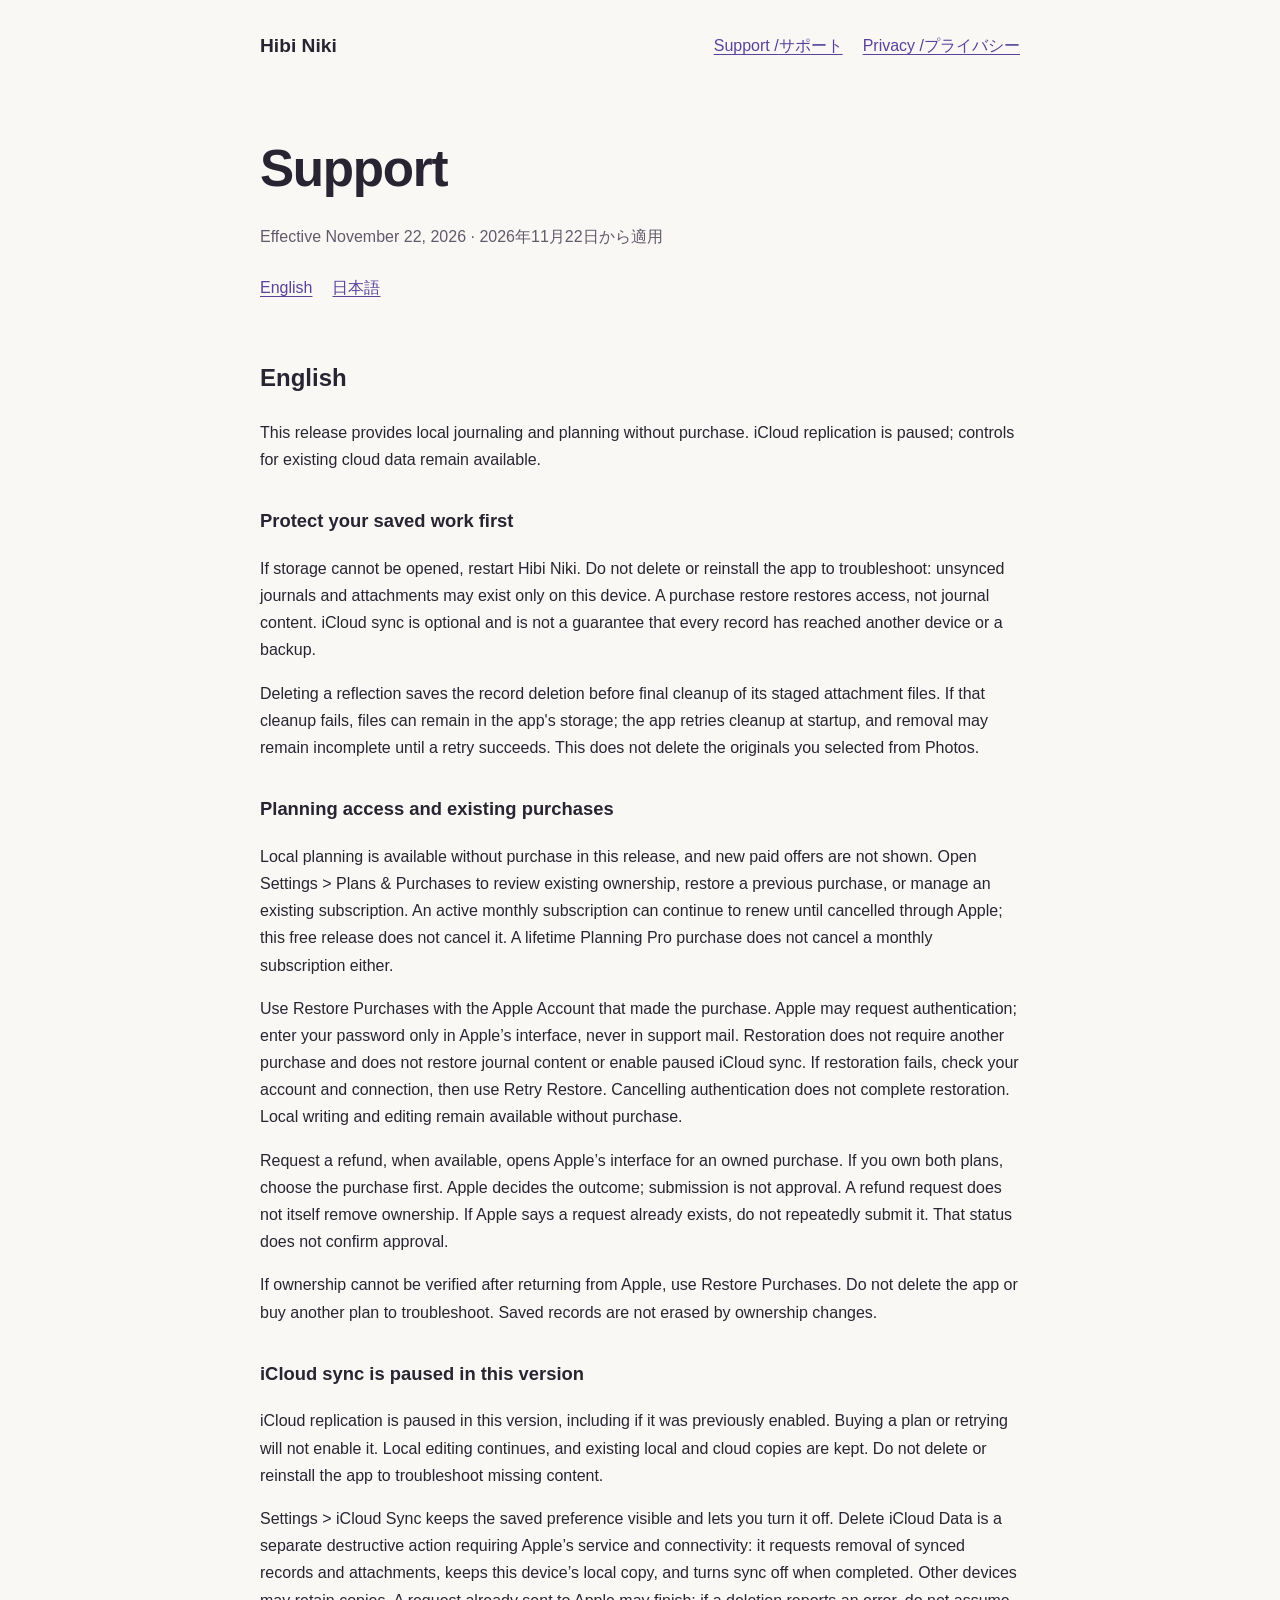
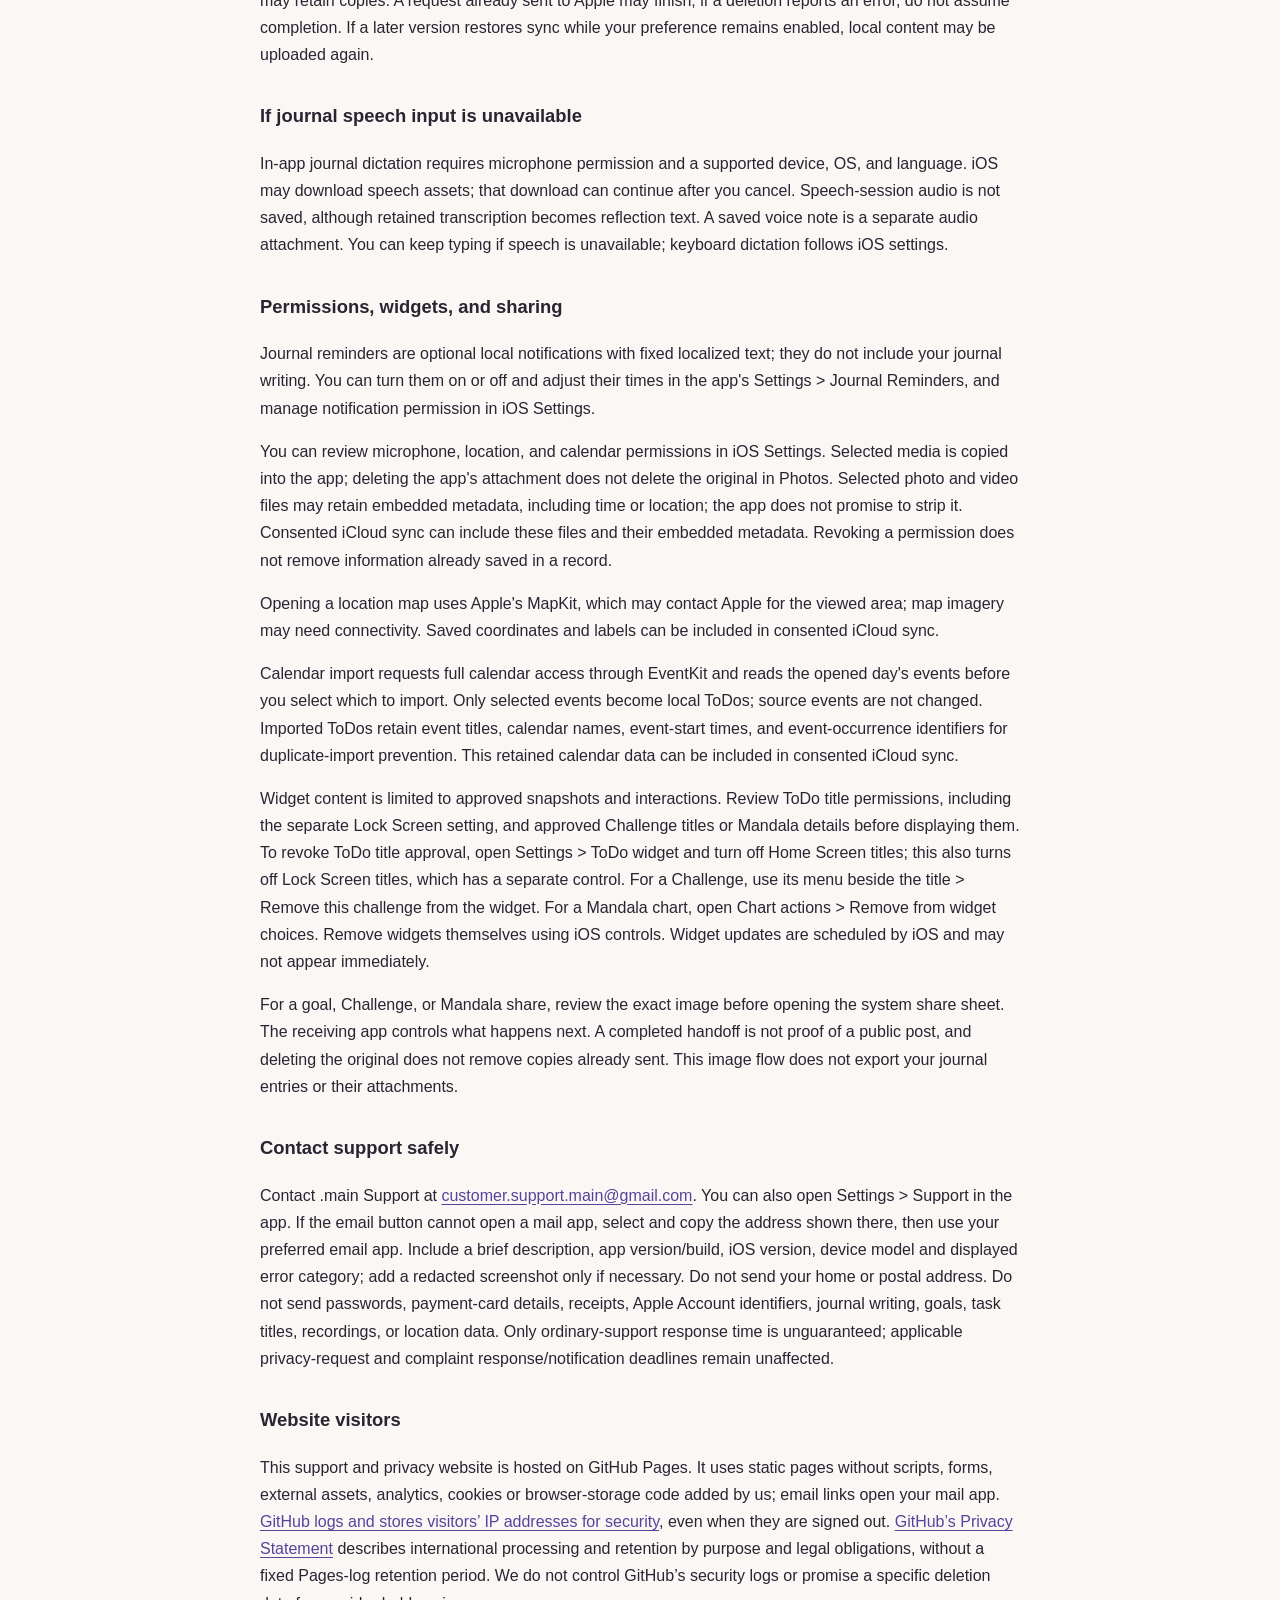
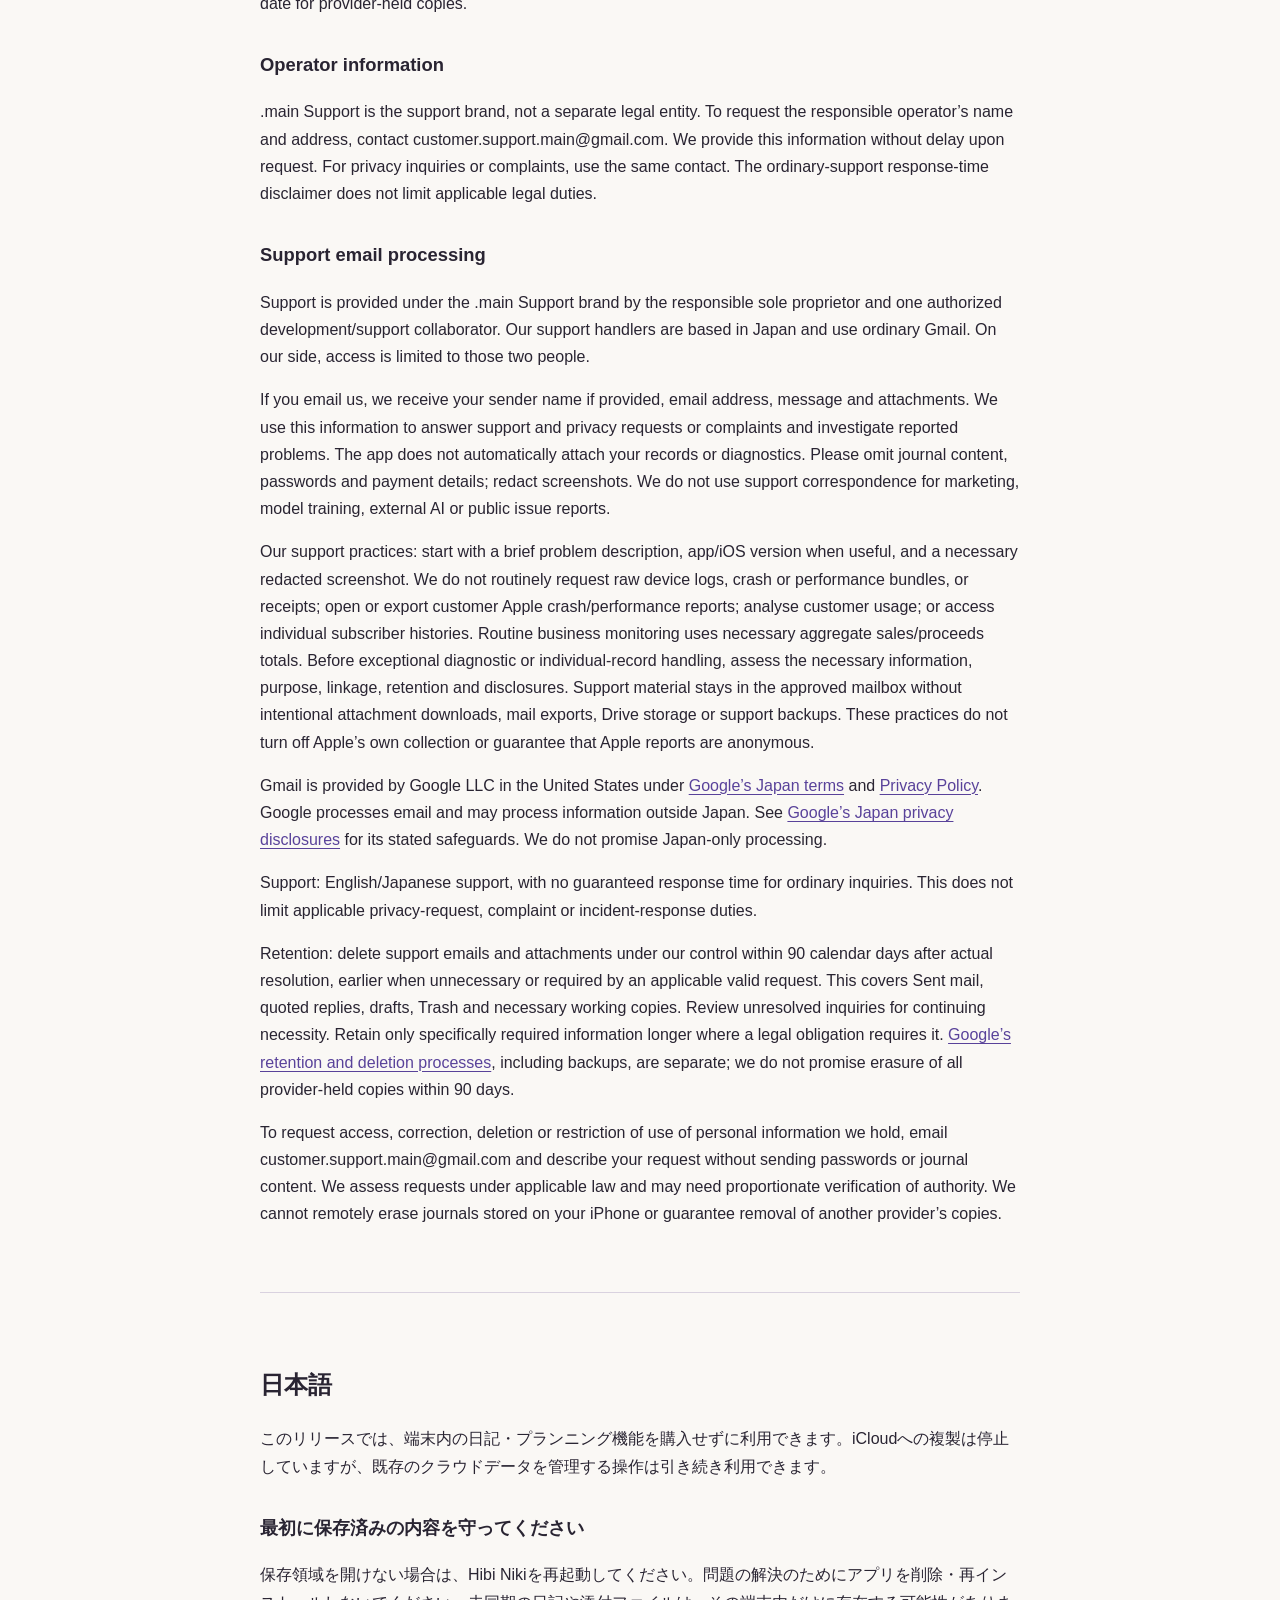
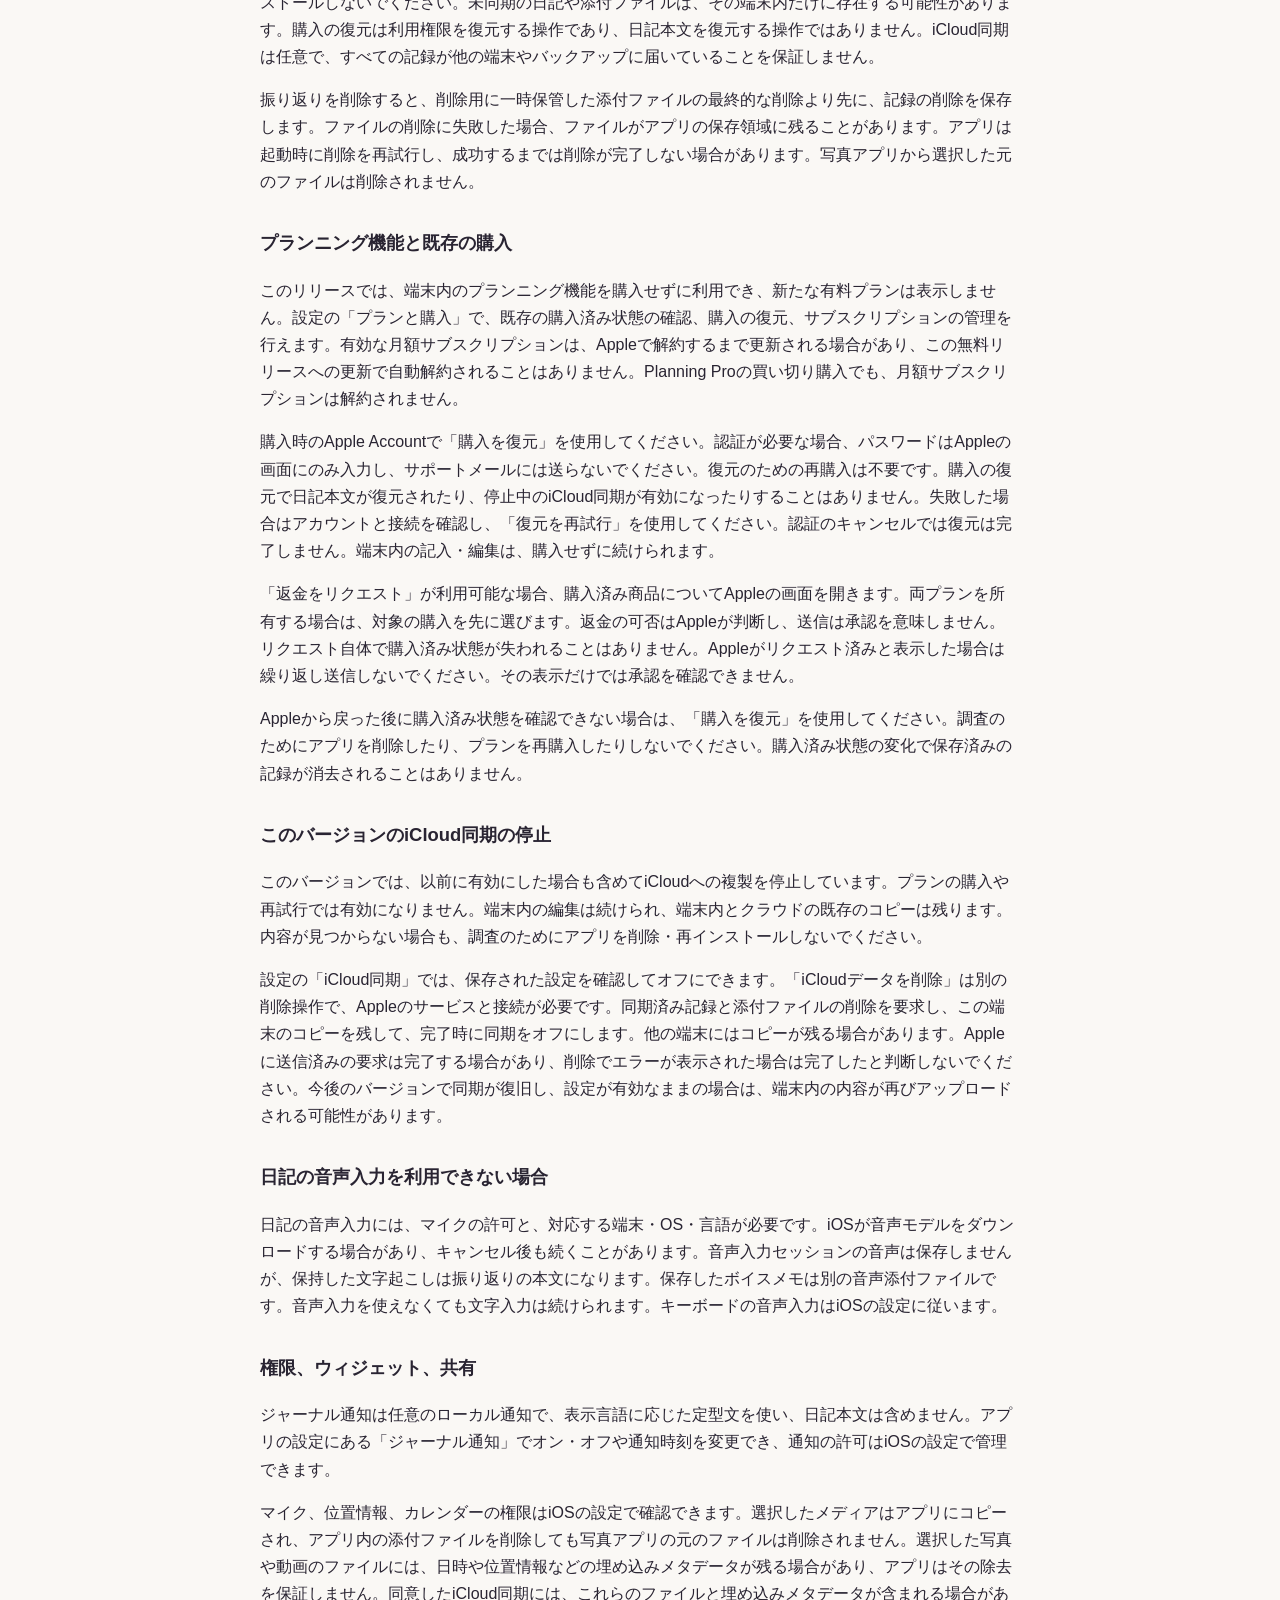
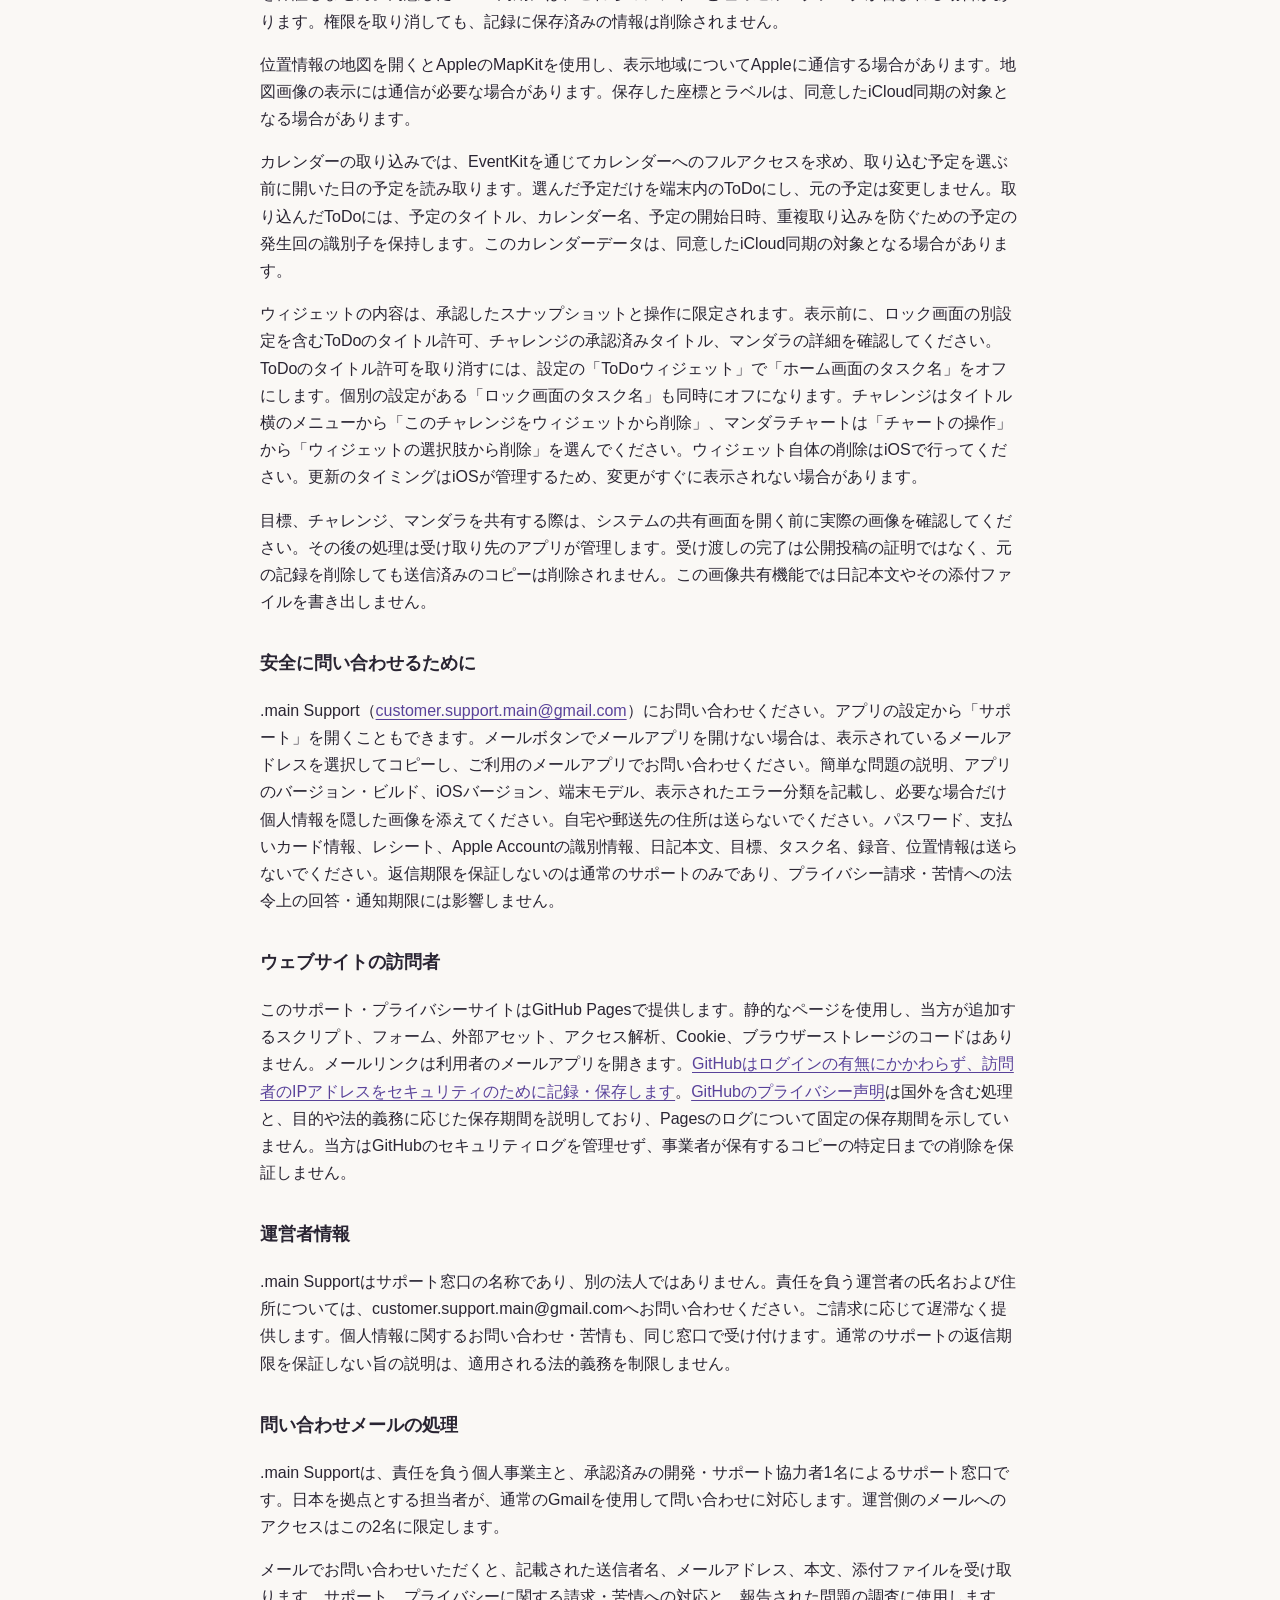
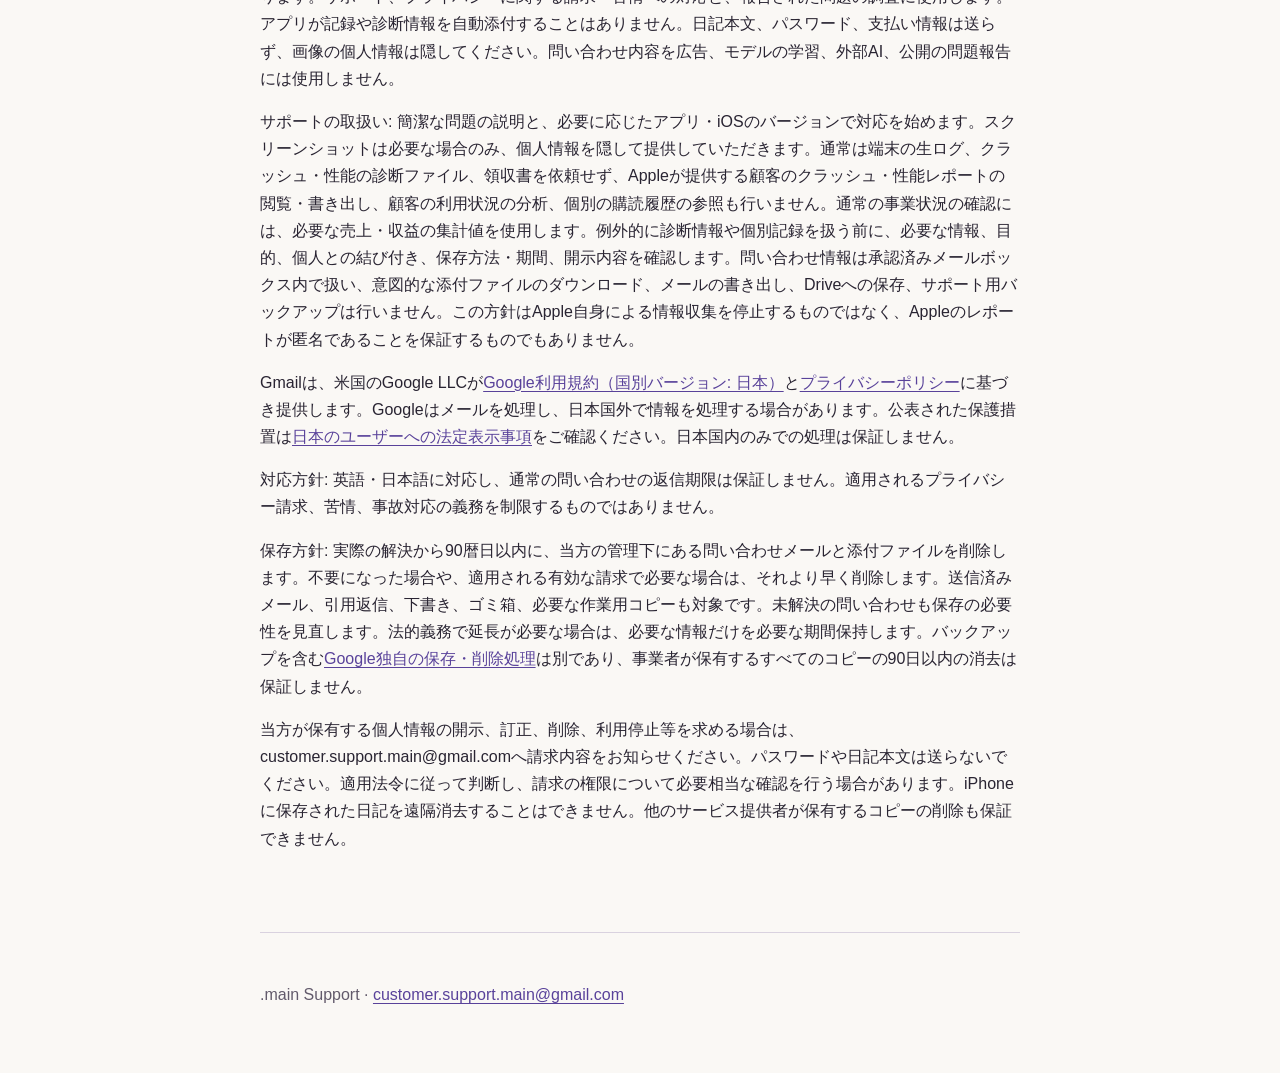
<file: docs/support.html>
<!doctype html>
<html lang="en"><head><meta charset="utf-8"><meta name="viewport" content="width=device-width,initial-scale=1"><meta name="robots" content="noindex,nofollow"><meta name="referrer" content="no-referrer"><meta http-equiv="Content-Security-Policy" content="default-src 'none'; style-src 'self'; img-src 'self'; base-uri 'none'; form-action 'none'"><title>Support · Hibi Niki</title><link rel="stylesheet" href="style.css"><link rel="icon" href="favicon.svg" type="image/svg+xml"></head><body><a class="skip" href="#main">Skip to content / <span lang="ja">本文へ</span></a><header><a class="brand" href="index.html">Hibi Niki</a><nav aria-label="Main navigation"><a href="support.html">Support / <span lang="ja">サポート</span></a><a href="privacy.html">Privacy / <span lang="ja">プライバシー</span></a></nav></header><main id="main"><h1>Support</h1><p class="meta">Effective November 22, 2026 · <span lang="ja">2026年11月22日から適用</span></p><nav aria-label="Page language"><a href="#english" lang="en">English</a><a href="#japanese" lang="ja">日本語</a></nav><section id="english" lang="en"><h2>English</h2><p>This release provides local journaling and planning without purchase. iCloud replication is paused; controls for existing cloud data remain available.</p><h3>Protect your saved work first</h3><p>If storage cannot be opened, restart Hibi Niki. Do not delete or reinstall the app to troubleshoot: unsynced journals and attachments may exist only on this device. A purchase restore restores access, not journal content. iCloud sync is optional and is not a guarantee that every record has reached another device or a backup.</p><p>Deleting a reflection saves the record deletion before final cleanup of its staged attachment files. If that cleanup fails, files can remain in the app's storage; the app retries cleanup at startup, and removal may remain incomplete until a retry succeeds. This does not delete the originals you selected from Photos.</p><h3>Planning access and existing purchases</h3><p>Local planning is available without purchase in this release, and new paid offers are not shown. Open Settings &gt; Plans &amp; Purchases to review existing ownership, restore a previous purchase, or manage an existing subscription. An active monthly subscription can continue to renew until cancelled through Apple; this free release does not cancel it. A lifetime Planning Pro purchase does not cancel a monthly subscription either.</p><p>Use Restore Purchases with the Apple Account that made the purchase. Apple may request authentication; enter your password only in Apple’s interface, never in support mail. Restoration does not require another purchase and does not restore journal content or enable paused iCloud sync. If restoration fails, check your account and connection, then use Retry Restore. Cancelling authentication does not complete restoration. Local writing and editing remain available without purchase.</p><p>Request a refund, when available, opens Apple’s interface for an owned purchase. If you own both plans, choose the purchase first. Apple decides the outcome; submission is not approval. A refund request does not itself remove ownership. If Apple says a request already exists, do not repeatedly submit it. That status does not confirm approval.</p><p>If ownership cannot be verified after returning from Apple, use Restore Purchases. Do not delete the app or buy another plan to troubleshoot. Saved records are not erased by ownership changes.</p><h3>iCloud sync is paused in this version</h3><p>iCloud replication is paused in this version, including if it was previously enabled. Buying a plan or retrying will not enable it. Local editing continues, and existing local and cloud copies are kept. Do not delete or reinstall the app to troubleshoot missing content.</p><p>Settings &gt; iCloud Sync keeps the saved preference visible and lets you turn it off. Delete iCloud Data is a separate destructive action requiring Apple’s service and connectivity: it requests removal of synced records and attachments, keeps this device’s local copy, and turns sync off when completed. Other devices may retain copies. A request already sent to Apple may finish; if a deletion reports an error, do not assume completion. If a later version restores sync while your preference remains enabled, local content may be uploaded again.</p><h3>If journal speech input is unavailable</h3><p>In-app journal dictation requires microphone permission and a supported device, OS, and language. iOS may download speech assets; that download can continue after you cancel. Speech-session audio is not saved, although retained transcription becomes reflection text. A saved voice note is a separate audio attachment. You can keep typing if speech is unavailable; keyboard dictation follows iOS settings.</p><h3>Permissions, widgets, and sharing</h3><p>Journal reminders are optional local notifications with fixed localized text; they do not include your journal writing. You can turn them on or off and adjust their times in the app's Settings &gt; Journal Reminders, and manage notification permission in iOS Settings.</p><p>You can review microphone, location, and calendar permissions in iOS Settings. Selected media is copied into the app; deleting the app's attachment does not delete the original in Photos. Selected photo and video files may retain embedded metadata, including time or location; the app does not promise to strip it. Consented iCloud sync can include these files and their embedded metadata. Revoking a permission does not remove information already saved in a record.</p><p>Opening a location map uses Apple's MapKit, which may contact Apple for the viewed area; map imagery may need connectivity. Saved coordinates and labels can be included in consented iCloud sync.</p><p>Calendar import requests full calendar access through EventKit and reads the opened day's events before you select which to import. Only selected events become local ToDos; source events are not changed. Imported ToDos retain event titles, calendar names, event-start times, and event-occurrence identifiers for duplicate-import prevention. This retained calendar data can be included in consented iCloud sync.</p><p>Widget content is limited to approved snapshots and interactions. Review ToDo title permissions, including the separate Lock Screen setting, and approved Challenge titles or Mandala details before displaying them. To revoke ToDo title approval, open Settings &gt; ToDo widget and turn off Home Screen titles; this also turns off Lock Screen titles, which has a separate control. For a Challenge, use its menu beside the title &gt; Remove this challenge from the widget. For a Mandala chart, open Chart actions &gt; Remove from widget choices. Remove widgets themselves using iOS controls. Widget updates are scheduled by iOS and may not appear immediately.</p><p>For a goal, Challenge, or Mandala share, review the exact image before opening the system share sheet. The receiving app controls what happens next. A completed handoff is not proof of a public post, and deleting the original does not remove copies already sent. This image flow does not export your journal entries or their attachments.</p><h3>Contact support safely</h3><p>Contact .main Support at <a href="mailto:customer.support.main@gmail.com">customer.support.main@gmail.com</a>. You can also open Settings &gt; Support in the app. If the email button cannot open a mail app, select and copy the address shown there, then use your preferred email app. Include a brief description, app version/build, iOS version, device model and displayed error category; add a redacted screenshot only if necessary. Do not send your home or postal address. Do not send passwords, payment-card details, receipts, Apple Account identifiers, journal writing, goals, task titles, recordings, or location data. Only ordinary-support response time is unguaranteed; applicable privacy-request and complaint response/notification deadlines remain unaffected.</p><h3>Website visitors</h3><p>This support and privacy website is hosted on GitHub Pages. It uses static pages without scripts, forms, external assets, analytics, cookies or browser-storage code added by us; email links open your mail app. <a href="https://docs.github.com/en/pages/getting-started-with-github-pages/what-is-github-pages">GitHub logs and stores visitors’ IP addresses for security</a>, even when they are signed out. <a href="https://docs.github.com/en/site-policy/privacy-policies/github-general-privacy-statement">GitHub’s Privacy Statement</a> describes international processing and retention by purpose and legal obligations, without a fixed Pages-log retention period. We do not control GitHub’s security logs or promise a specific deletion date for provider-held copies.</p><h3>Operator information</h3><p>.main Support is the support brand, not a separate legal entity. To request the responsible operator’s name and address, contact customer.support.main@gmail.com. We provide this information without delay upon request. For privacy inquiries or complaints, use the same contact. The ordinary-support response-time disclaimer does not limit applicable legal duties.</p><h3>Support email processing</h3><p>Support is provided under the .main Support brand by the responsible sole proprietor and one authorized development/support collaborator. Our support handlers are based in Japan and use ordinary Gmail. On our side, access is limited to those two people.</p><p>If you email us, we receive your sender name if provided, email address, message and attachments. We use this information to answer support and privacy requests or complaints and investigate reported problems. The app does not automatically attach your records or diagnostics. Please omit journal content, passwords and payment details; redact screenshots. We do not use support correspondence for marketing, model training, external AI or public issue reports.</p><p>Our support practices: start with a brief problem description, app/iOS version when useful, and a necessary redacted screenshot. We do not routinely request raw device logs, crash or performance bundles, or receipts; open or export customer Apple crash/performance reports; analyse customer usage; or access individual subscriber histories. Routine business monitoring uses necessary aggregate sales/proceeds totals. Before exceptional diagnostic or individual-record handling, assess the necessary information, purpose, linkage, retention and disclosures. Support material stays in the approved mailbox without intentional attachment downloads, mail exports, Drive storage or support backups. These practices do not turn off Apple’s own collection or guarantee that Apple reports are anonymous.</p><p>Gmail is provided by Google LLC in the United States under <a href="https://policies.google.com/terms?hl=ja&amp;gl=jp">Google’s Japan terms</a> and <a href="https://policies.google.com/privacy?hl=en">Privacy Policy</a>. Google processes email and may process information outside Japan. See <a href="https://policies.google.com/privacy/additional?hl=ja&amp;gl=jp">Google’s Japan privacy disclosures</a> for its stated safeguards. We do not promise Japan-only processing.</p><p>Support: English/Japanese support, with no guaranteed response time for ordinary inquiries. This does not limit applicable privacy-request, complaint or incident-response duties.</p><p>Retention: delete support emails and attachments under our control within 90 calendar days after actual resolution, earlier when unnecessary or required by an applicable valid request. This covers Sent mail, quoted replies, drafts, Trash and necessary working copies. Review unresolved inquiries for continuing necessity. Retain only specifically required information longer where a legal obligation requires it. <a href="https://policies.google.com/technologies/retention?hl=en">Google’s retention and deletion processes</a>, including backups, are separate; we do not promise erasure of all provider-held copies within 90 days.</p><p>To request access, correction, deletion or restriction of use of personal information we hold, email customer.support.main@gmail.com and describe your request without sending passwords or journal content. We assess requests under applicable law and may need proportionate verification of authority. We cannot remotely erase journals stored on your iPhone or guarantee removal of another provider’s copies.</p></section><section id="japanese" lang="ja"><h2>日本語</h2><p>このリリースでは、端末内の日記・プランニング機能を購入せずに利用できます。iCloudへの複製は停止していますが、既存のクラウドデータを管理する操作は引き続き利用できます。</p><h3>最初に保存済みの内容を守ってください</h3><p>保存領域を開けない場合は、Hibi Nikiを再起動してください。問題の解決のためにアプリを削除・再インストールしないでください。未同期の日記や添付ファイルは、その端末内だけに存在する可能性があります。購入の復元は利用権限を復元する操作であり、日記本文を復元する操作ではありません。iCloud同期は任意で、すべての記録が他の端末やバックアップに届いていることを保証しません。</p><p>振り返りを削除すると、削除用に一時保管した添付ファイルの最終的な削除より先に、記録の削除を保存します。ファイルの削除に失敗した場合、ファイルがアプリの保存領域に残ることがあります。アプリは起動時に削除を再試行し、成功するまでは削除が完了しない場合があります。写真アプリから選択した元のファイルは削除されません。</p><h3>プランニング機能と既存の購入</h3><p>このリリースでは、端末内のプランニング機能を購入せずに利用でき、新たな有料プランは表示しません。設定の「プランと購入」で、既存の購入済み状態の確認、購入の復元、サブスクリプションの管理を行えます。有効な月額サブスクリプションは、Appleで解約するまで更新される場合があり、この無料リリースへの更新で自動解約されることはありません。Planning Proの買い切り購入でも、月額サブスクリプションは解約されません。</p><p>購入時のApple Accountで「購入を復元」を使用してください。認証が必要な場合、パスワードはAppleの画面にのみ入力し、サポートメールには送らないでください。復元のための再購入は不要です。購入の復元で日記本文が復元されたり、停止中のiCloud同期が有効になったりすることはありません。失敗した場合はアカウントと接続を確認し、「復元を再試行」を使用してください。認証のキャンセルでは復元は完了しません。端末内の記入・編集は、購入せずに続けられます。</p><p>「返金をリクエスト」が利用可能な場合、購入済み商品についてAppleの画面を開きます。両プランを所有する場合は、対象の購入を先に選びます。返金の可否はAppleが判断し、送信は承認を意味しません。リクエスト自体で購入済み状態が失われることはありません。Appleがリクエスト済みと表示した場合は繰り返し送信しないでください。その表示だけでは承認を確認できません。</p><p>Appleから戻った後に購入済み状態を確認できない場合は、「購入を復元」を使用してください。調査のためにアプリを削除したり、プランを再購入したりしないでください。購入済み状態の変化で保存済みの記録が消去されることはありません。</p><h3>このバージョンのiCloud同期の停止</h3><p>このバージョンでは、以前に有効にした場合も含めてiCloudへの複製を停止しています。プランの購入や再試行では有効になりません。端末内の編集は続けられ、端末内とクラウドの既存のコピーは残ります。内容が見つからない場合も、調査のためにアプリを削除・再インストールしないでください。</p><p>設定の「iCloud同期」では、保存された設定を確認してオフにできます。「iCloudデータを削除」は別の削除操作で、Appleのサービスと接続が必要です。同期済み記録と添付ファイルの削除を要求し、この端末のコピーを残して、完了時に同期をオフにします。他の端末にはコピーが残る場合があります。Appleに送信済みの要求は完了する場合があり、削除でエラーが表示された場合は完了したと判断しないでください。今後のバージョンで同期が復旧し、設定が有効なままの場合は、端末内の内容が再びアップロードされる可能性があります。</p><h3>日記の音声入力を利用できない場合</h3><p>日記の音声入力には、マイクの許可と、対応する端末・OS・言語が必要です。iOSが音声モデルをダウンロードする場合があり、キャンセル後も続くことがあります。音声入力セッションの音声は保存しませんが、保持した文字起こしは振り返りの本文になります。保存したボイスメモは別の音声添付ファイルです。音声入力を使えなくても文字入力は続けられます。キーボードの音声入力はiOSの設定に従います。</p><h3>権限、ウィジェット、共有</h3><p>ジャーナル通知は任意のローカル通知で、表示言語に応じた定型文を使い、日記本文は含めません。アプリの設定にある「ジャーナル通知」でオン・オフや通知時刻を変更でき、通知の許可はiOSの設定で管理できます。</p><p>マイク、位置情報、カレンダーの権限はiOSの設定で確認できます。選択したメディアはアプリにコピーされ、アプリ内の添付ファイルを削除しても写真アプリの元のファイルは削除されません。選択した写真や動画のファイルには、日時や位置情報などの埋め込みメタデータが残る場合があり、アプリはその除去を保証しません。同意したiCloud同期には、これらのファイルと埋め込みメタデータが含まれる場合があります。権限を取り消しても、記録に保存済みの情報は削除されません。</p><p>位置情報の地図を開くとAppleのMapKitを使用し、表示地域についてAppleに通信する場合があります。地図画像の表示には通信が必要な場合があります。保存した座標とラベルは、同意したiCloud同期の対象となる場合があります。</p><p>カレンダーの取り込みでは、EventKitを通じてカレンダーへのフルアクセスを求め、取り込む予定を選ぶ前に開いた日の予定を読み取ります。選んだ予定だけを端末内のToDoにし、元の予定は変更しません。取り込んだToDoには、予定のタイトル、カレンダー名、予定の開始日時、重複取り込みを防ぐための予定の発生回の識別子を保持します。このカレンダーデータは、同意したiCloud同期の対象となる場合があります。</p><p>ウィジェットの内容は、承認したスナップショットと操作に限定されます。表示前に、ロック画面の別設定を含むToDoのタイトル許可、チャレンジの承認済みタイトル、マンダラの詳細を確認してください。ToDoのタイトル許可を取り消すには、設定の「ToDoウィジェット」で「ホーム画面のタスク名」をオフにします。個別の設定がある「ロック画面のタスク名」も同時にオフになります。チャレンジはタイトル横のメニューから「このチャレンジをウィジェットから削除」、マンダラチャートは「チャートの操作」から「ウィジェットの選択肢から削除」を選んでください。ウィジェット自体の削除はiOSで行ってください。更新のタイミングはiOSが管理するため、変更がすぐに表示されない場合があります。</p><p>目標、チャレンジ、マンダラを共有する際は、システムの共有画面を開く前に実際の画像を確認してください。その後の処理は受け取り先のアプリが管理します。受け渡しの完了は公開投稿の証明ではなく、元の記録を削除しても送信済みのコピーは削除されません。この画像共有機能では日記本文やその添付ファイルを書き出しません。</p><h3>安全に問い合わせるために</h3><p>.main Support（<a href="mailto:customer.support.main@gmail.com">customer.support.main@gmail.com</a>）にお問い合わせください。アプリの設定から「サポート」を開くこともできます。メールボタンでメールアプリを開けない場合は、表示されているメールアドレスを選択してコピーし、ご利用のメールアプリでお問い合わせください。簡単な問題の説明、アプリのバージョン・ビルド、iOSバージョン、端末モデル、表示されたエラー分類を記載し、必要な場合だけ個人情報を隠した画像を添えてください。自宅や郵送先の住所は送らないでください。パスワード、支払いカード情報、レシート、Apple Accountの識別情報、日記本文、目標、タスク名、録音、位置情報は送らないでください。返信期限を保証しないのは通常のサポートのみであり、プライバシー請求・苦情への法令上の回答・通知期限には影響しません。</p><h3>ウェブサイトの訪問者</h3><p>このサポート・プライバシーサイトはGitHub Pagesで提供します。静的なページを使用し、当方が追加するスクリプト、フォーム、外部アセット、アクセス解析、Cookie、ブラウザーストレージのコードはありません。メールリンクは利用者のメールアプリを開きます。<a href="https://docs.github.com/en/pages/getting-started-with-github-pages/what-is-github-pages">GitHubはログインの有無にかかわらず、訪問者のIPアドレスをセキュリティのために記録・保存します</a>。<a href="https://docs.github.com/en/site-policy/privacy-policies/github-general-privacy-statement">GitHubのプライバシー声明</a>は国外を含む処理と、目的や法的義務に応じた保存期間を説明しており、Pagesのログについて固定の保存期間を示していません。当方はGitHubのセキュリティログを管理せず、事業者が保有するコピーの特定日までの削除を保証しません。</p><h3>運営者情報</h3><p>.main Supportはサポート窓口の名称であり、別の法人ではありません。責任を負う運営者の氏名および住所については、customer.support.main@gmail.comへお問い合わせください。ご請求に応じて遅滞なく提供します。個人情報に関するお問い合わせ・苦情も、同じ窓口で受け付けます。通常のサポートの返信期限を保証しない旨の説明は、適用される法的義務を制限しません。</p><h3>問い合わせメールの処理</h3><p>.main Supportは、責任を負う個人事業主と、承認済みの開発・サポート協力者1名によるサポート窓口です。日本を拠点とする担当者が、通常のGmailを使用して問い合わせに対応します。運営側のメールへのアクセスはこの2名に限定します。</p><p>メールでお問い合わせいただくと、記載された送信者名、メールアドレス、本文、添付ファイルを受け取ります。サポート、プライバシーに関する請求・苦情への対応と、報告された問題の調査に使用します。アプリが記録や診断情報を自動添付することはありません。日記本文、パスワード、支払い情報は送らず、画像の個人情報は隠してください。問い合わせ内容を広告、モデルの学習、外部AI、公開の問題報告には使用しません。</p><p>サポートの取扱い: 簡潔な問題の説明と、必要に応じたアプリ・iOSのバージョンで対応を始めます。スクリーンショットは必要な場合のみ、個人情報を隠して提供していただきます。通常は端末の生ログ、クラッシュ・性能の診断ファイル、領収書を依頼せず、Appleが提供する顧客のクラッシュ・性能レポートの閲覧・書き出し、顧客の利用状況の分析、個別の購読履歴の参照も行いません。通常の事業状況の確認には、必要な売上・収益の集計値を使用します。例外的に診断情報や個別記録を扱う前に、必要な情報、目的、個人との結び付き、保存方法・期間、開示内容を確認します。問い合わせ情報は承認済みメールボックス内で扱い、意図的な添付ファイルのダウンロード、メールの書き出し、Driveへの保存、サポート用バックアップは行いません。この方針はApple自身による情報収集を停止するものではなく、Appleのレポートが匿名であることを保証するものでもありません。</p><p>Gmailは、米国のGoogle LLCが<a href="https://policies.google.com/terms?hl=ja&amp;gl=jp">Google利用規約（国別バージョン: 日本）</a>と<a href="https://policies.google.com/privacy?hl=en">プライバシーポリシー</a>に基づき提供します。Googleはメールを処理し、日本国外で情報を処理する場合があります。公表された保護措置は<a href="https://policies.google.com/privacy/additional?hl=ja&amp;gl=jp">日本のユーザーへの法定表示事項</a>をご確認ください。日本国内のみでの処理は保証しません。</p><p>対応方針: 英語・日本語に対応し、通常の問い合わせの返信期限は保証しません。適用されるプライバシー請求、苦情、事故対応の義務を制限するものではありません。</p><p>保存方針: 実際の解決から90暦日以内に、当方の管理下にある問い合わせメールと添付ファイルを削除します。不要になった場合や、適用される有効な請求で必要な場合は、それより早く削除します。送信済みメール、引用返信、下書き、ゴミ箱、必要な作業用コピーも対象です。未解決の問い合わせも保存の必要性を見直します。法的義務で延長が必要な場合は、必要な情報だけを必要な期間保持します。バックアップを含む<a href="https://policies.google.com/technologies/retention?hl=ja">Google独自の保存・削除処理</a>は別であり、事業者が保有するすべてのコピーの90日以内の消去は保証しません。</p><p>当方が保有する個人情報の開示、訂正、削除、利用停止等を求める場合は、customer.support.main@gmail.comへ請求内容をお知らせください。パスワードや日記本文は送らないでください。適用法令に従って判断し、請求の権限について必要相当な確認を行う場合があります。iPhoneに保存された日記を遠隔消去することはできません。他のサービス提供者が保有するコピーの削除も保証できません。</p></section></main><footer><p>.main Support · <a href="mailto:customer.support.main@gmail.com">customer.support.main@gmail.com</a></p></footer></body></html>
</file>
<file: docs/style.css>
*{box-sizing:border-box}html{color-scheme:light dark;font:100%/1.7 -apple-system,BlinkMacSystemFont,"Segoe UI",sans-serif;background:#faf8f5;color:#292432}body{margin:0}a{color:#59429a;text-underline-offset:.2em;overflow-wrap:anywhere}a:focus-visible{outline:3px solid #6951b3;outline-offset:4px}header,main,footer{width:min(100% - 40px,760px);margin:auto}header{display:flex;flex-wrap:wrap;align-items:center;justify-content:space-between;padding:24px 0;gap:12px}nav{display:flex;flex-wrap:wrap;gap:8px 20px}nav a{display:inline-flex;align-items:center;min-height:44px}.brand{font-weight:700;font-size:1.2rem;text-decoration:none;color:inherit}main{padding:24px 0 64px}h1{font-size:clamp(2rem,6vw,3.2rem);line-height:1.15;letter-spacing:-.025em;margin:24px 0}h2{font-size:1.5rem;margin-top:48px}h3{font-size:1.15rem;margin-top:32px}p,li{overflow-wrap:anywhere}.notice{border-left:3px solid #6951b3;padding:12px 20px;background:#f0ebf8}.meta,footer{color:#625a6b}.cards{display:grid;grid-template-columns:repeat(auto-fit,minmax(min(100%,240px),1fr));gap:20px;margin:32px 0}.card{padding:24px;border:1px solid #d9d2df;border-radius:18px}.card a{display:inline-flex;align-items:center;min-height:44px;font-weight:600}.skip{position:absolute;top:-100px;left:20px;background:#fff;padding:12px;z-index:2}.skip:focus{top:0}footer{padding:24px 0 40px;border-top:1px solid #d9d2df}section[lang=ja]{margin-top:64px;padding-top:24px;border-top:1px solid #d9d2df}@media(prefers-color-scheme:dark){html{background:#1c1922;color:#f4effa}a{color:#c2adef}.meta,footer{color:#c4bdcc}.notice{background:#2c2539;border-color:#bda3f1}.card,footer,section[lang=ja]{border-color:#4c435a}.skip{background:#1c1922}}@media(prefers-reduced-motion:reduce){*{scroll-behavior:auto}}
footer a{display:inline-flex;align-items:center;min-height:44px}
.card h2,.notice h2:first-child{margin-top:0}
</file>
